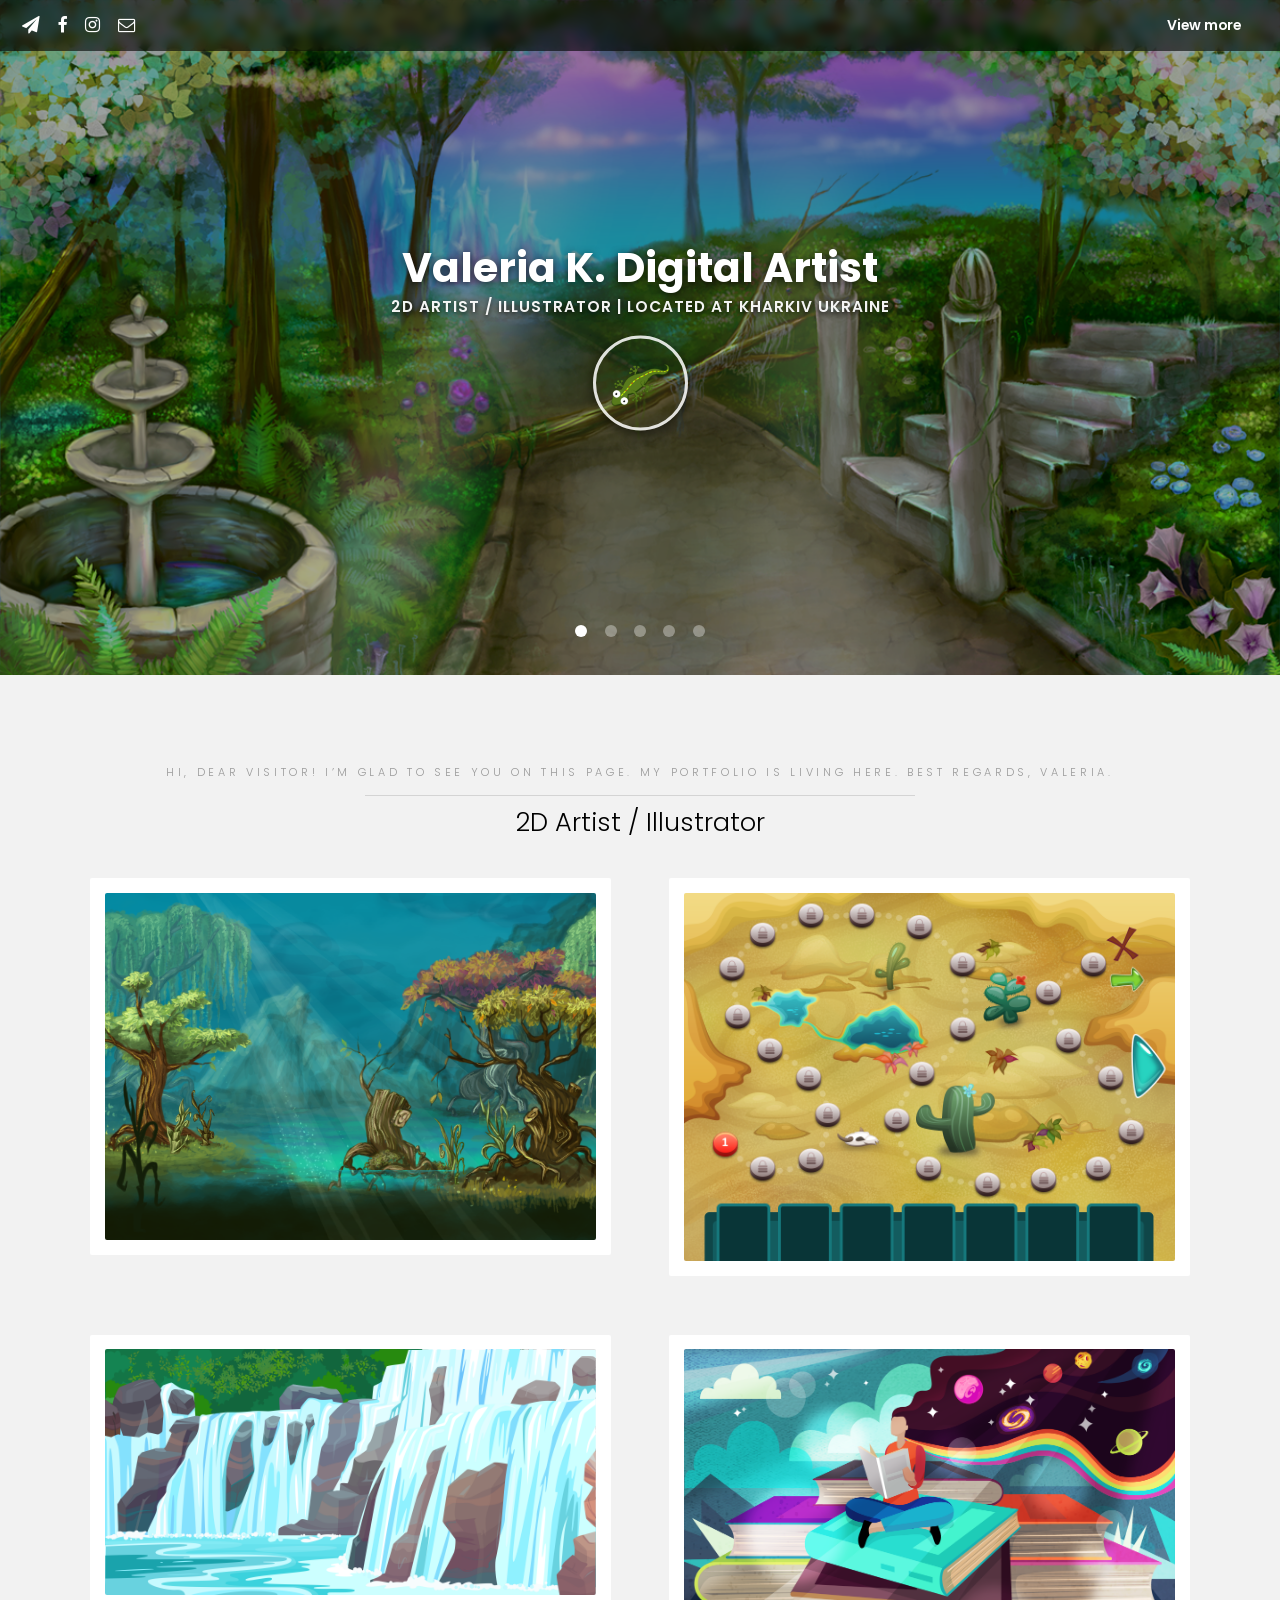
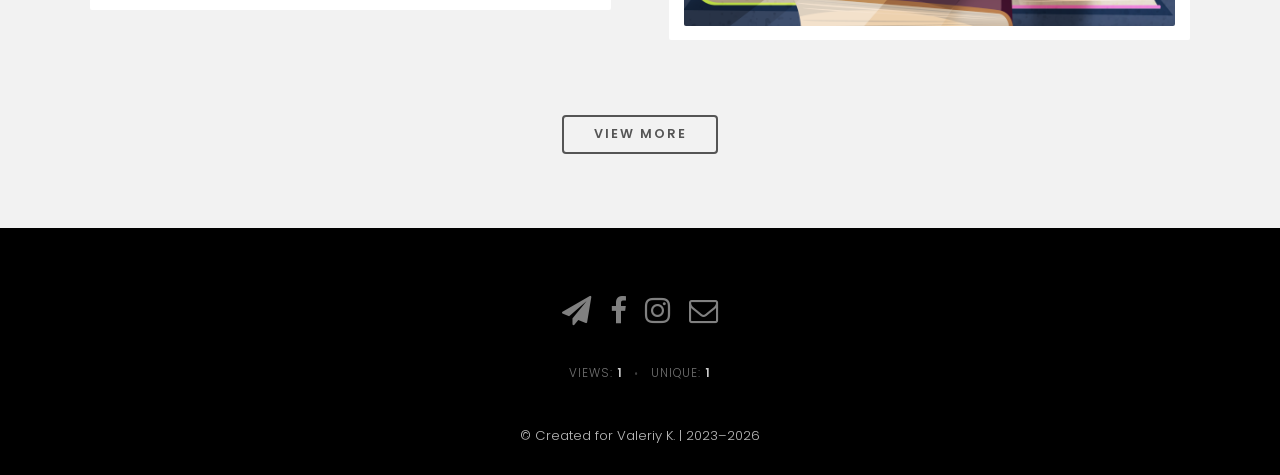
<file: index.html>
<!DOCTYPE HTML>
<!--
    Hielo by TEMPLATED
    templated.co @templatedco
    Released for free under the Creative Commons Attribution 3.0 license (templated.co/license)
-->
<html>
<head>
    <title>Valeria K. Digital Artist</title>
    <meta charset="utf-8">
    <meta name="robots" content="index, follow, max-image-preview:large, max-snippet:-1, max-video-preview:-1">
    <meta name="viewport" content="width=device-width, initial-scale=1">
    
    <!-- Фавикон -->
    <link rel="icon" type="image/x-icon" href="favicon.ico">
    
    <!-- Подключение CSS файлов -->
    <link rel="stylesheet" href="assets/css/main.css">
    <link rel="stylesheet" href="assets/css/custom.css">

    <!-- CSS библиотеки Fancybox для увеличения картинок -->
    <link rel="stylesheet" href="https://cdn.jsdelivr.net/npm/@fancyapps/ui@5.0/dist/fancybox/fancybox.css" />
</head>
<body>

    <!-- Header -->
        <header id="header" class="alt">
            <!-- Иконки соцсетей слева -->
            <ul class="header-socials">
                <li><a href="https://t.me/edberrot" target="_blank" rel="noopener noreferrer" class="icon fa-paper-plane"><span class="label">Telegram</span></a></li>
                <li><a href="https://www.facebook.com/people/%D0%92%D0%B0%D0%BB%D0%B5%D1%80%D0%B8%D1%8F-%D0%9A%D1%83%D0%B7%D1%8C%D0%BC%D0%B8%D0%BD%D1%81%D0%BA%D0%B0%D1%8F/pfbid0pXDk7a8bsMSmAfDk1e4Dm78aVTQTT69D58wuwoewN7Ts186sJwYt1mhaVX1PuV2Gl/" target="_blank" rel="noopener noreferrer" class="icon fa-facebook"><span class="label">Facebook</span></a></li>
                <li><a href="https://www.instagram.com/edberrot/" target="_blank" rel="noopener noreferrer" class="icon fa-instagram"><span class="label">Instagram</span></a></li>
                <li><a href="mailto:eedberrot@gmail.com" target="_blank" rel="noopener noreferrer" class="icon fa-envelope-o"><span class="label">Email</span></a></li>
            </ul>
            <!-- Прямая ссылка View more справа -->
            <a href="all.html" class="view-all-link">View more</a>
        </header>

    <!-- Banner -->
        <section class="banner full">
            
            <!-- СЛАЙД 1 -->
            <article>
                <img src="images/slide01.png" alt="" width="1440" height="961">
                <div class="inner">
                    <header>
                        <h1 class="main-title">Valeria K. Digital Artist</h1>
                        <p class="main-subtitle">2D Artist / Illustrator | Located at Kharkiv Ukraine</p>
                        <img src="images/profile.png" alt="Valeria K." class="carousel-profile-img">
                    </header>
                </div>
            </article>

            <!-- СЛАЙД 2 -->
            <article>
                <img src="images/slide02.png" alt="" width="1440" height="961">
                <div class="inner">
                    <header>
                        <h1 class="main-title">Valeria K. Digital Artist</h1>
                        <p class="main-subtitle">2D Artist / Illustrator | Located at Kharkiv Ukraine</p>
                        <img src="images/profile.png" alt="Valeria K." class="carousel-profile-img">
                    </header>
                </div>
            </article>

            <!-- СЛАЙД 3 -->
            <article>
                <img src="images/slide03.jpg" alt="" width="1440" height="962">
                <div class="inner">
                    <header>
                        <h1 class="main-title">Valeria K. Digital Artist</h1>
                        <p class="main-subtitle">2D Artist / Illustrator | Located at Kharkiv Ukraine</p>
                        <img src="images/profile.png" alt="Valeria K." class="carousel-profile-img">
                    </header>
                </div>
            </article>

            <!-- СЛАЙД 4 -->
            <article>
                <img src="images/slide04.png" alt="" width="1440" height="961">
                <div class="inner">
                    <header>
                        <h1 class="main-title">Valeria K. Digital Artist</h1>
                        <p class="main-subtitle">2D Artist / Illustrator | Located at Kharkiv Ukraine</p>
                        <img src="images/profile.png" alt="Valeria K." class="carousel-profile-img">
                    </header>
                </div>
            </article>

            <!-- СЛАЙД 5 -->
            <article>
                <img src="images/slide05.jpg" alt="" width="1440" height="962">
                <div class="inner">
                    <header>
                        <h1 class="main-title">Valeria K. Digital Artist</h1>
                        <p class="main-subtitle">2D Artist / Illustrator | Located at Kharkiv Ukraine</p>
                        <img src="images/profile.png" alt="Valeria K." class="carousel-profile-img">
                    </header>
                </div>
            </article>
            
        </section>

    <!-- Gallery -->
        <section id="three" class="wrapper style2">
            <div class="inner">
                <header class="align-center">
                    <p class="special">Hi, dear visitor! I’m glad to see you on this page. My portfolio is living here. Best regards, Valeria.</p>
                    <h2>2D Artist / Illustrator</h2>
                </header>
                <div class="gallery">
                    <div>
                        <div class="image fit">
                            <a href="images/1001.png" data-fancybox="gallery">
                                <img src="images/1001.png" alt="Work 1001" loading="lazy">
                            </a>
                        </div>
                    </div>
                    <div>
                        <div class="image fit">
                            <a href="images/1002.png" data-fancybox="gallery">
                                <img src="images/1002.png" alt="Work 1002" loading="lazy">
                            </a>
                        </div>
                    </div>
                    <div>
                        <div class="image fit">
                            <a href="images/1003.png" data-fancybox="gallery">
                                <img src="images/1003.png" alt="Work 1003" loading="lazy">
                            </a>
                        </div>
                    </div>
                    <div>
                        <div class="image fit">
                            <a href="images/1004.png" data-fancybox="gallery">
                                <img src="images/1004.png" alt="Work 1004" loading="lazy">
                            </a>
                        </div>
                    </div>
                </div>

                <!-- КНОПКА VIEW MORE ВНИЗУ ГАЛЕРЕИ -->
                <a href="all.html" class="view-all-link bottom">View more</a>

            </div>
        </section>

    <!-- Footer -->
        <footer id="footer">
            <div class="container">
                <ul class="icons">
                    <!-- Telegram -->
                    <li><a href="https://t.me/edberrot" target="_blank" rel="noopener noreferrer" class="icon fa-paper-plane"><span class="label">Telegram</span></a></li>
                    <!-- Facebook -->
                    <li><a href="https://www.facebook.com/people/%D0%92%D0%B0%D0%BB%D0%B5%D1%80%D0%B8%D1%8F-%D0%9A%D1%83%D0%B7%D1%8C%D0%BC%D0%B8%D0%BD%D1%81%D0%BA%D0%B0%D1%8F/pfbid0pXDk7a8bsMSmAfDk1e4Dm78aVTQTT69D58wuwoewN7Ts186sJwYt1mhaVX1PuV2Gl/" target="_blank" rel="noopener noreferrer" class="icon fa-facebook"><span class="label">Facebook</span></a></li>
                    <!-- Instagram -->
                    <li><a href="https://www.instagram.com/edberrot/" target="_blank" rel="noopener noreferrer" class="icon fa-instagram"><span class="label">Instagram</span></a></li>
                    <!-- Email -->
                    <li><a href="mailto:eedberrot@gmail.com" target="_blank" rel="noopener noreferrer" class="icon fa-envelope-o"><span class="label">Email</span></a></li>
                </ul>

                <!-- МИНИМАЛИСТИЧНЫЙ БЛОК СЧЕТЧИКОВ -->
                <div class="site-stats">
                    <span class="stat-item">Views: <strong id="total-views">...</strong></span>
                    <span class="stat-divider">•</span>
                    <span class="stat-item">Unique: <strong id="unique-views">...</strong></span>
                </div>
            </div>
        </footer>
        <div class="copyright">
            © Created for Valeriy K. | 2023–<span id="current-year"></span>
            <script>
              document.getElementById("current-year").textContent = new Date().getFullYear();
            </script>
        </div>

    <!-- Scripts -->
        <script src="assets/js/jquery.min.js"></script>
        <script src="assets/js/jquery.scrollex.min.js"></script>
        <script src="assets/js/skel.min.js"></script>
        <script src="assets/js/util.js"></script>
        <script src="assets/js/main.js"></script>

    <!-- Скрипт Fancybox -->
    <script src="https://cdn.jsdelivr.net/npm/@fancyapps/ui@5.0/dist/fancybox/fancybox.umd.js"></script>
    <script>
        Fancybox.bind('[data-fancybox="gallery"]', {
            wheel: "slide",
        });
    </script>

    <!-- Скрипт подсчета просмотров -->
    <script>
        document.addEventListener("DOMContentLoaded", function () {
            const domain = window.location.hostname || "valeria-art-portfolio";
            
            // 1. Общие просмотры
            fetch(`https://api.countapi.xyz/hit/${domain}/all_views`)
                .then(res => res.json())
                .then(data => {
                    document.getElementById("total-views").innerText = data.value;
                })
                .catch(() => { document.getElementById("total-views").innerText = "1"; });

            // 2. Уникальные посетители
            if (!localStorage.getItem("visited_unique")) {
                fetch(`https://api.countapi.xyz/hit/${domain}/unique_views`)
                    .then(res => res.json())
                    .then(data => {
                        document.getElementById("unique-views").innerText = data.value;
                        localStorage.setItem("visited_unique", "true");
                    })
                    .catch(() => { document.getElementById("unique-views").innerText = "1"; });
            } else {
                fetch(`https://api.countapi.xyz/get/${domain}/unique_views`)
                    .then(res => res.json())
                    .then(data => {
                        document.getElementById("unique-views").innerText = data.value;
                    })
                    .catch(() => { document.getElementById("unique-views").innerText = "1"; });
            }
        });
    </script>
</body>
</html>
</file>
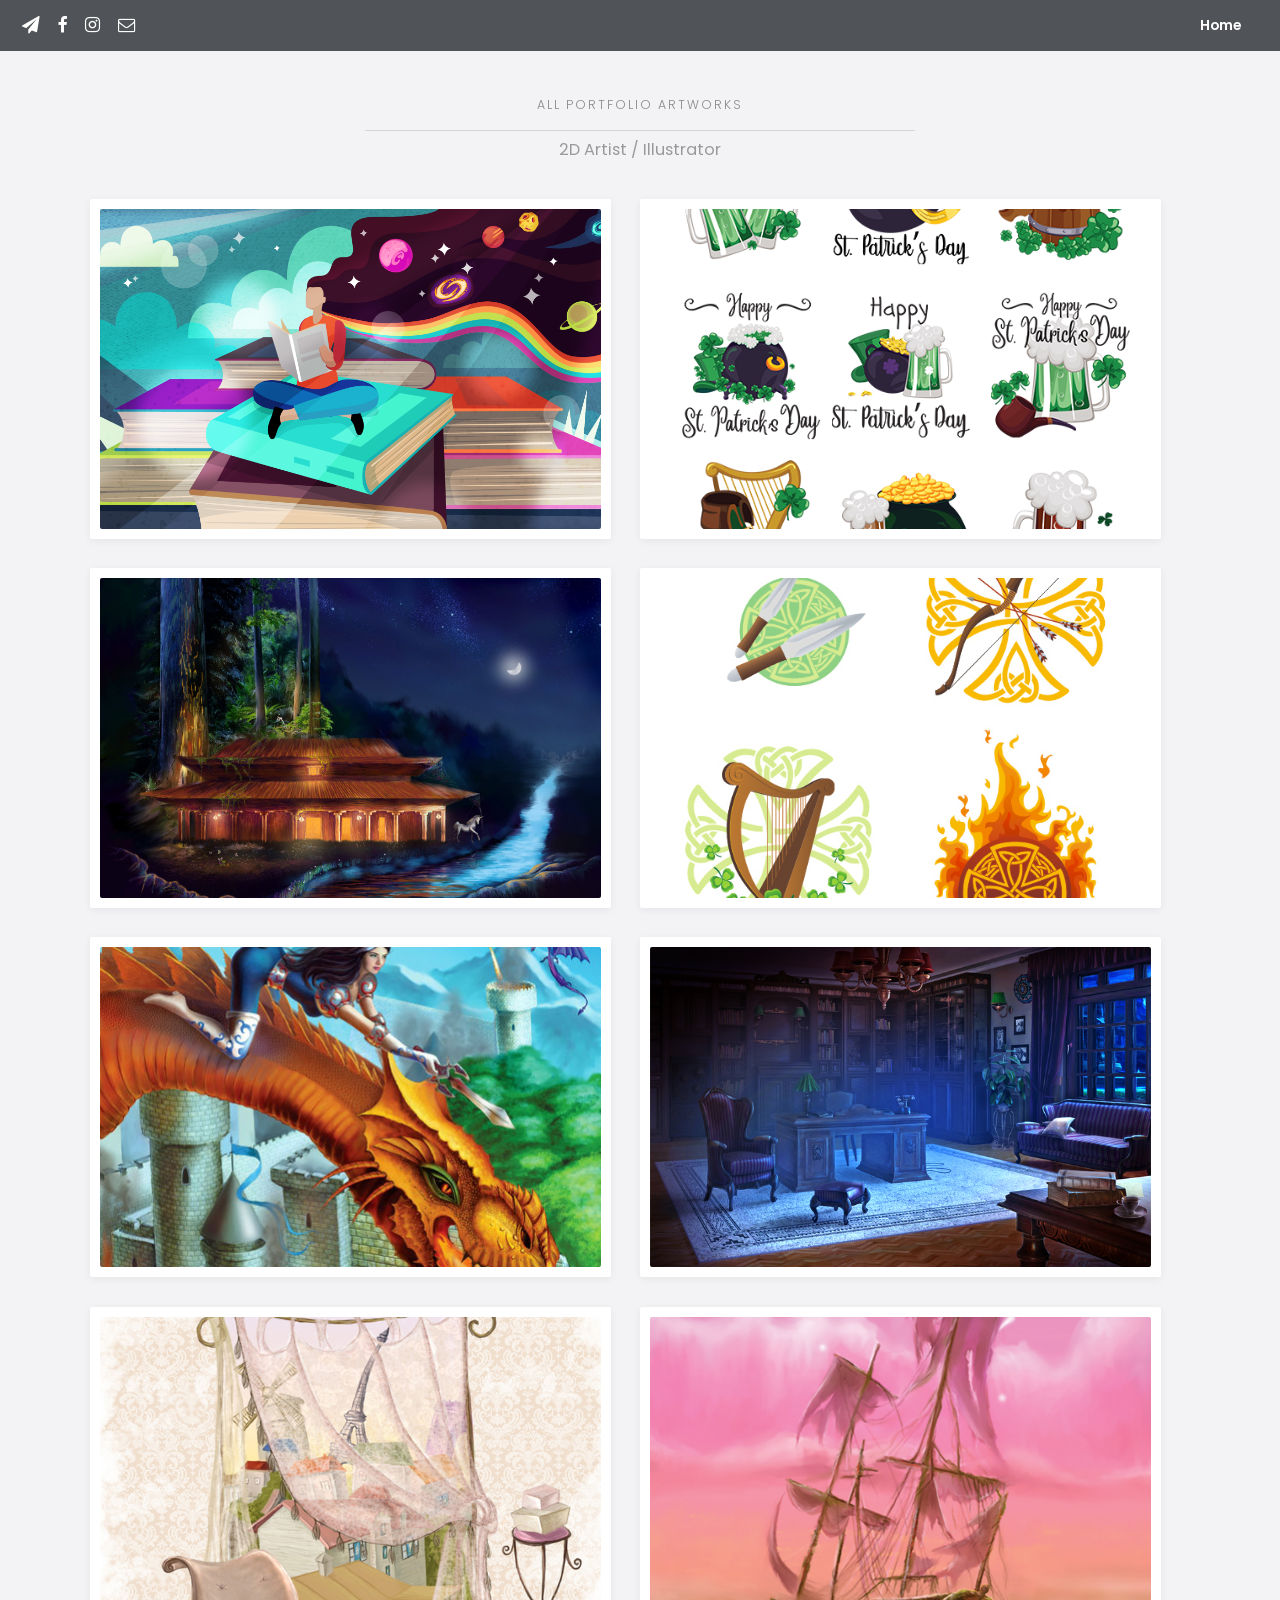
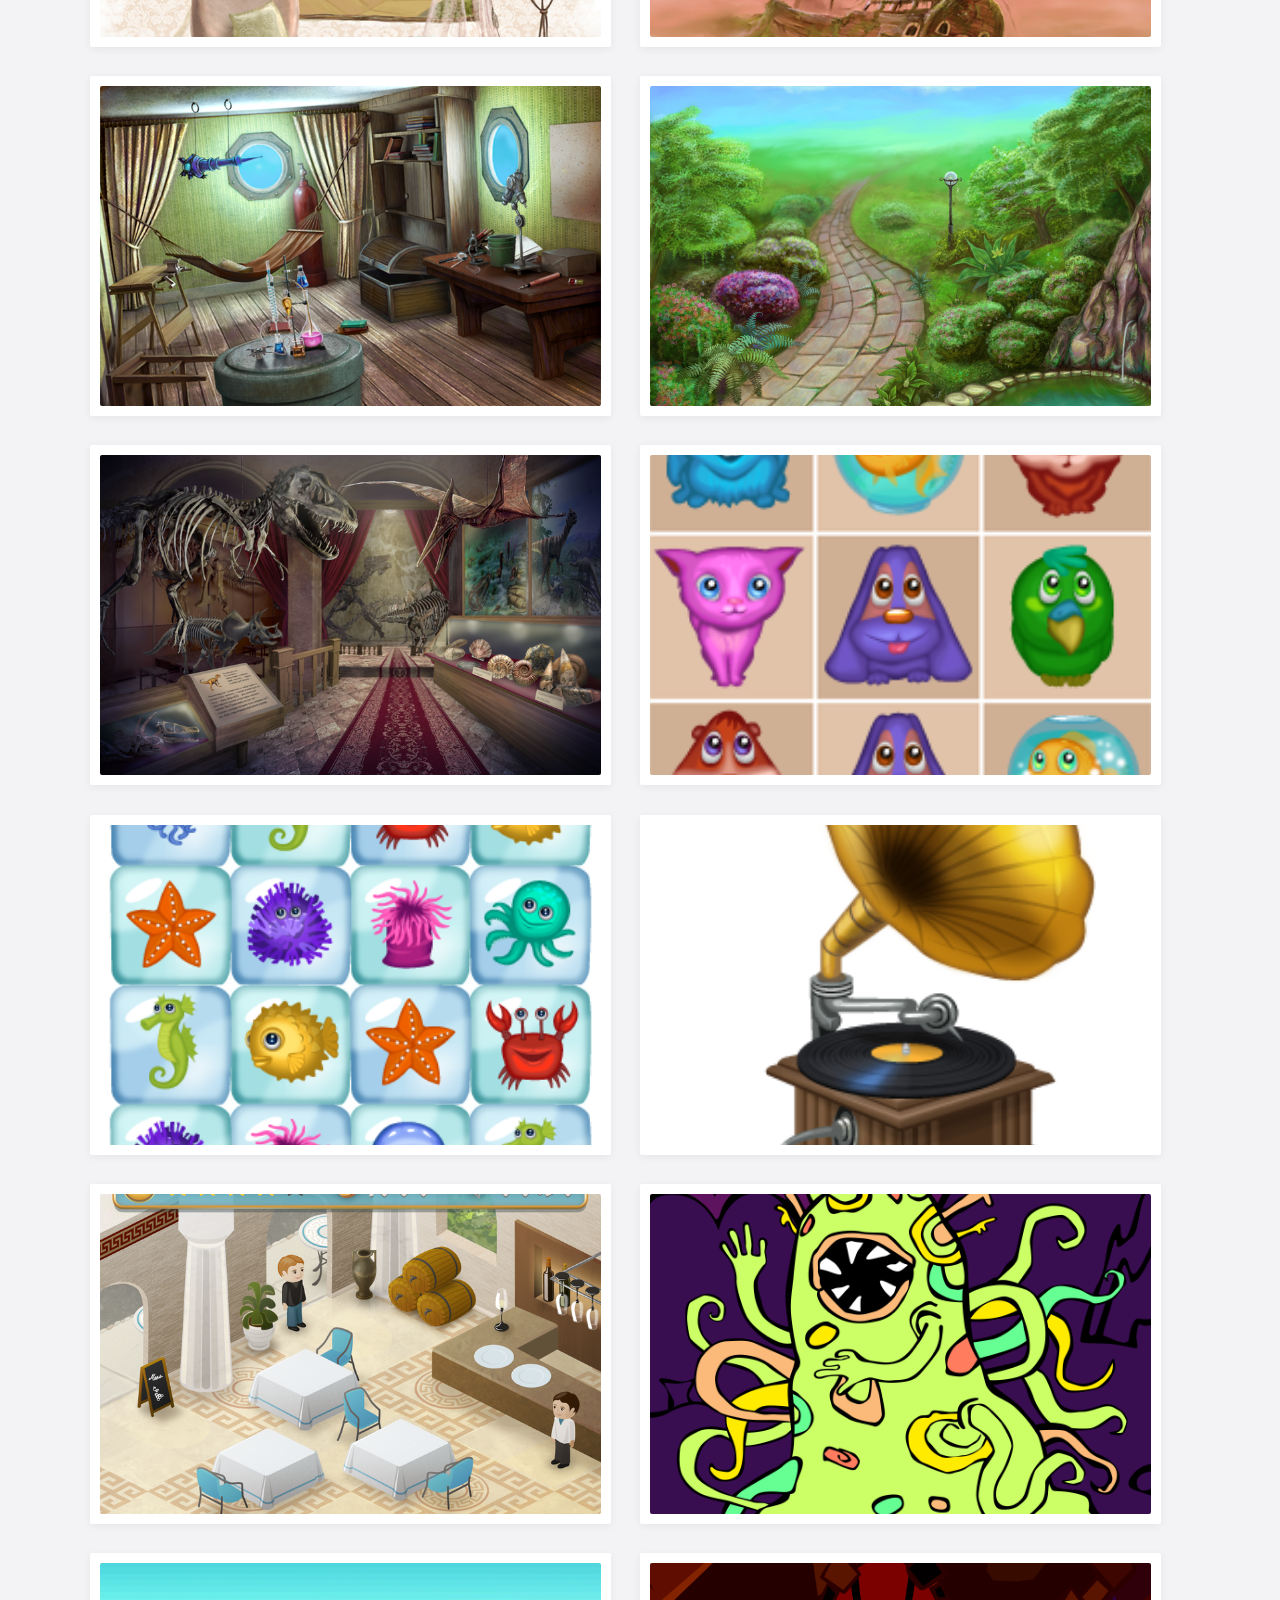
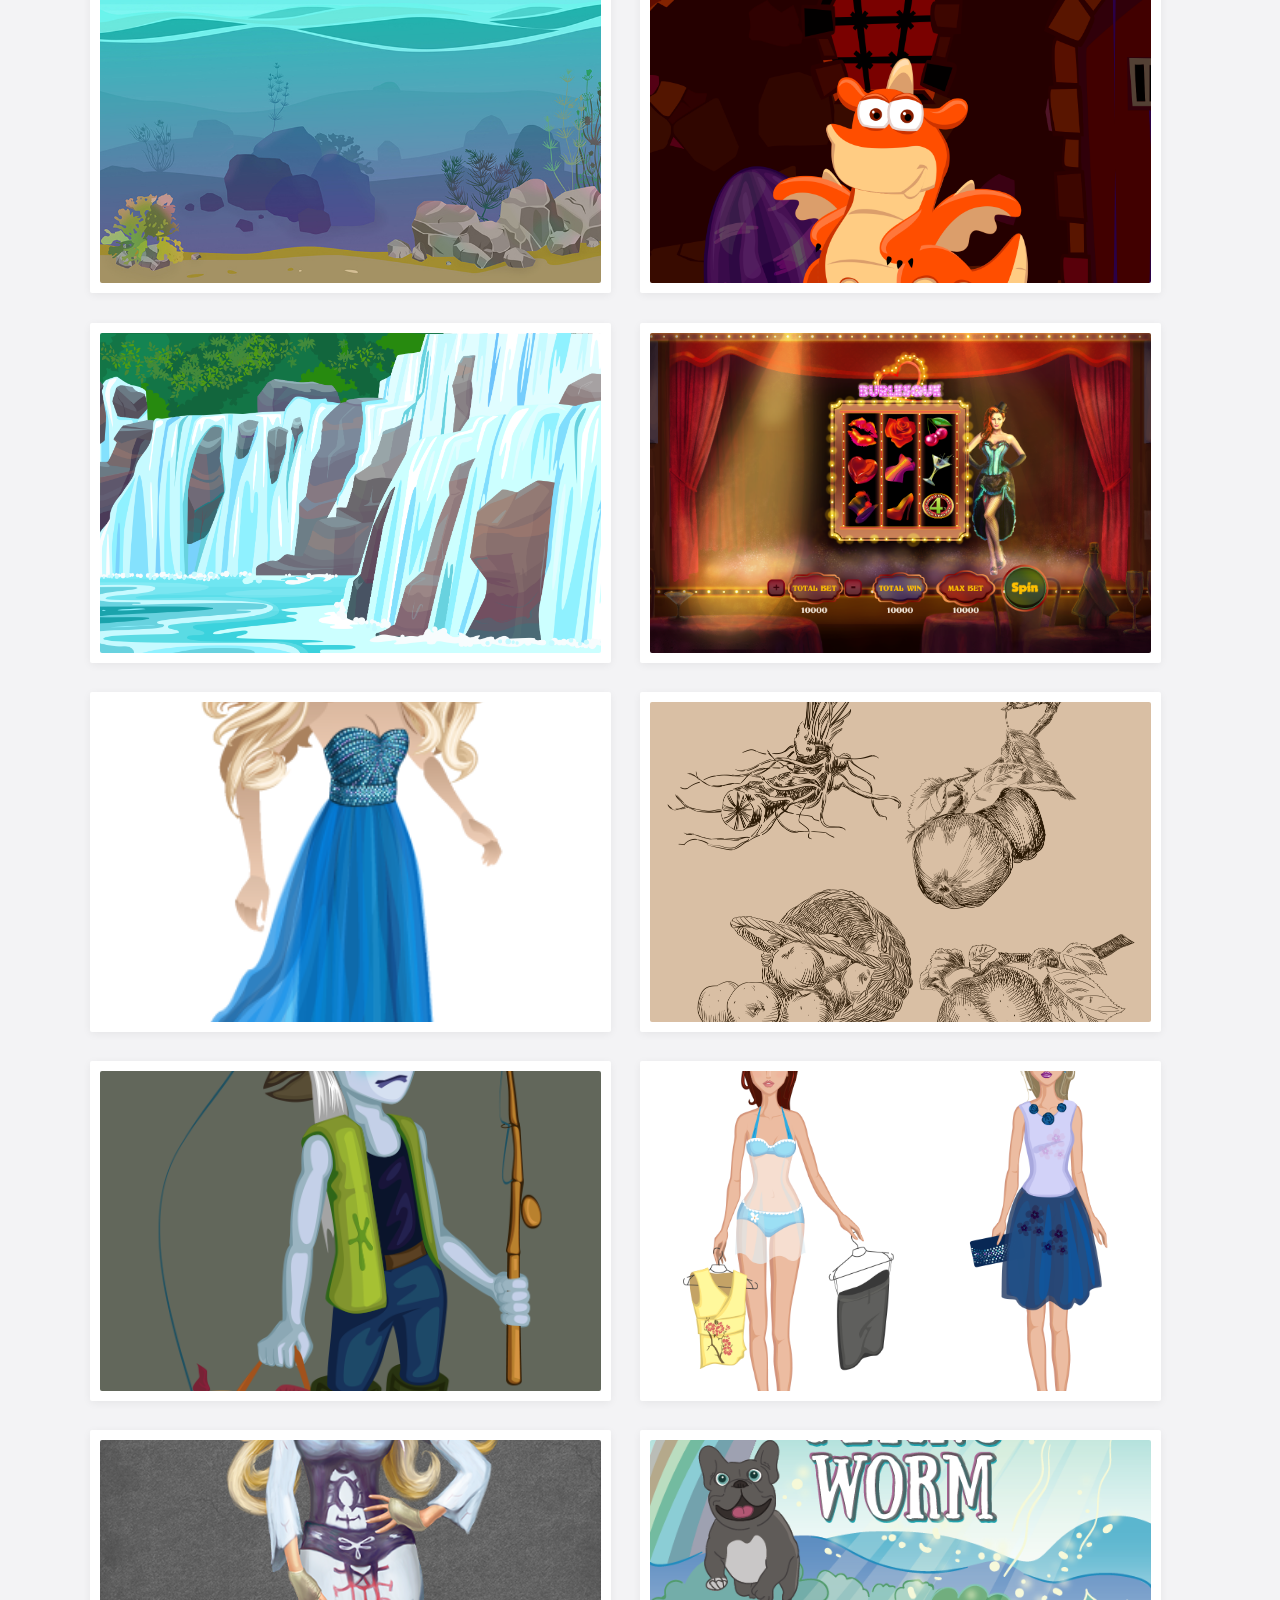
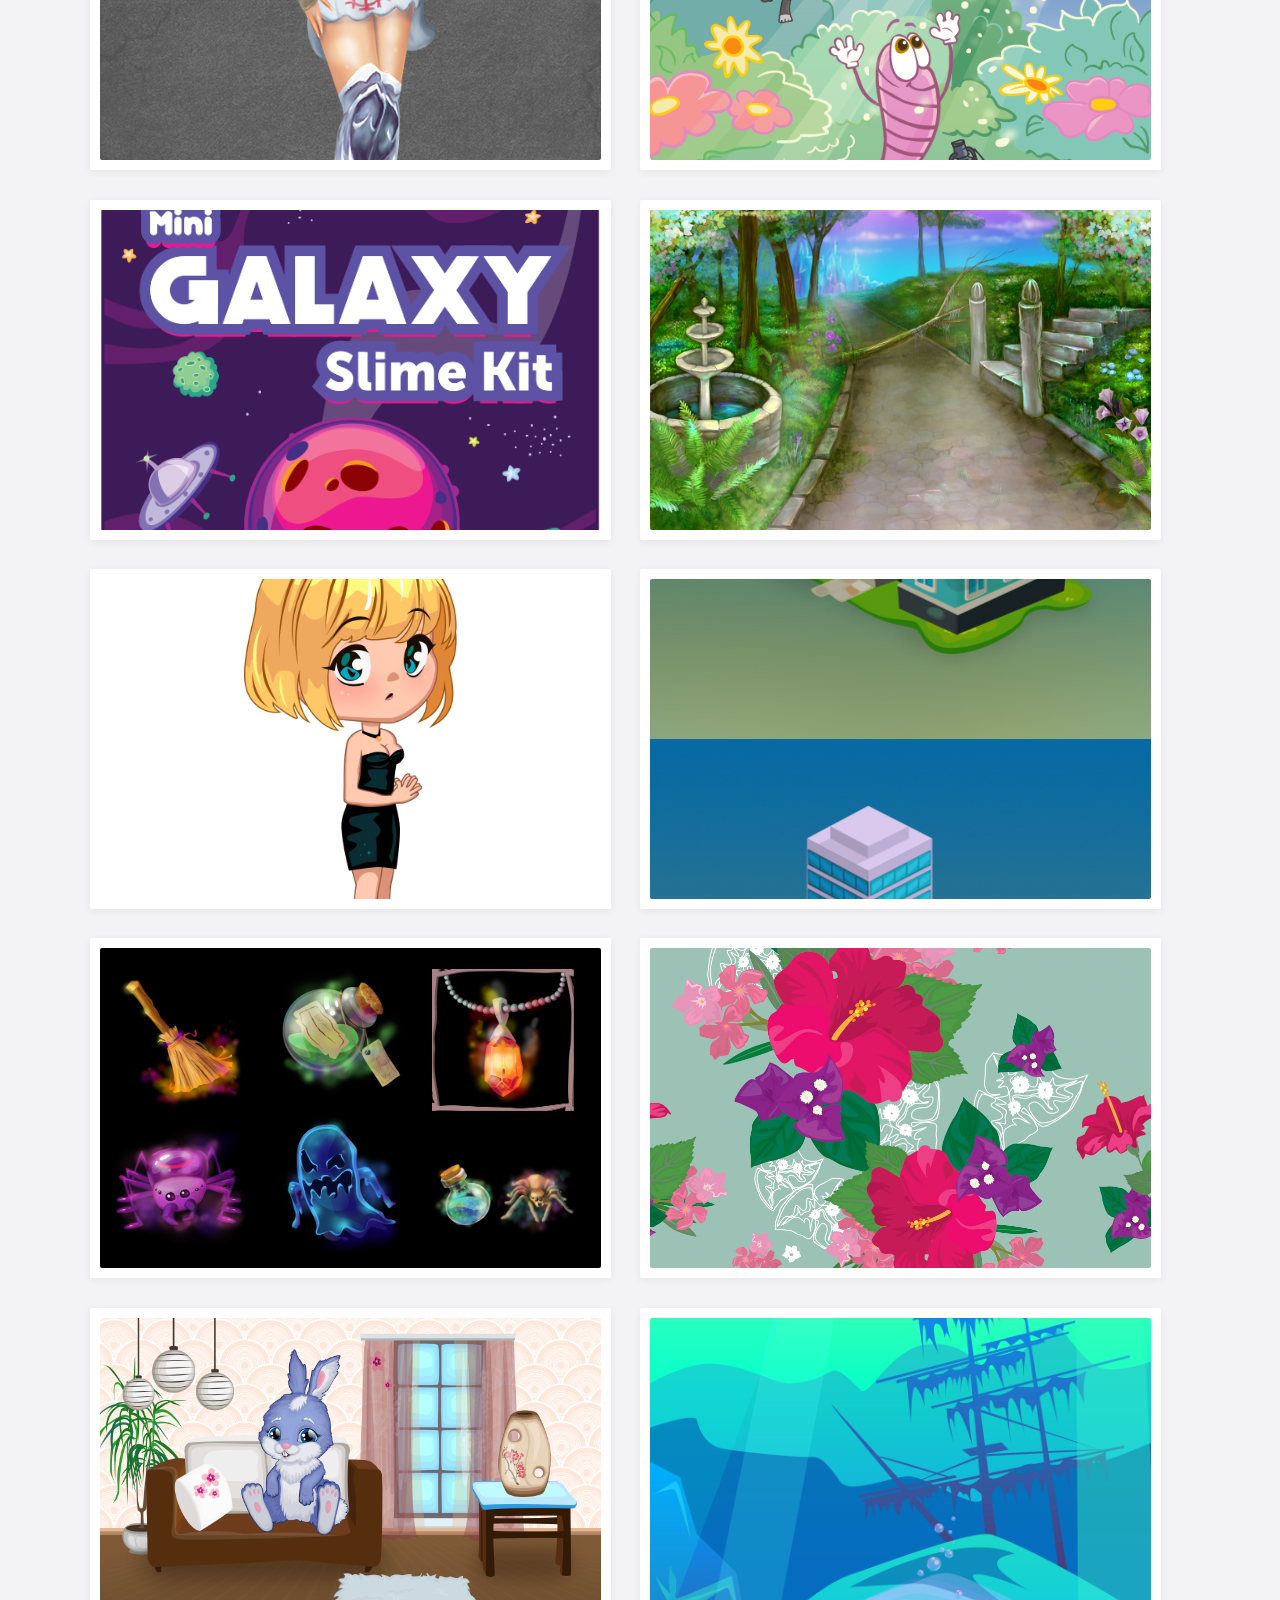
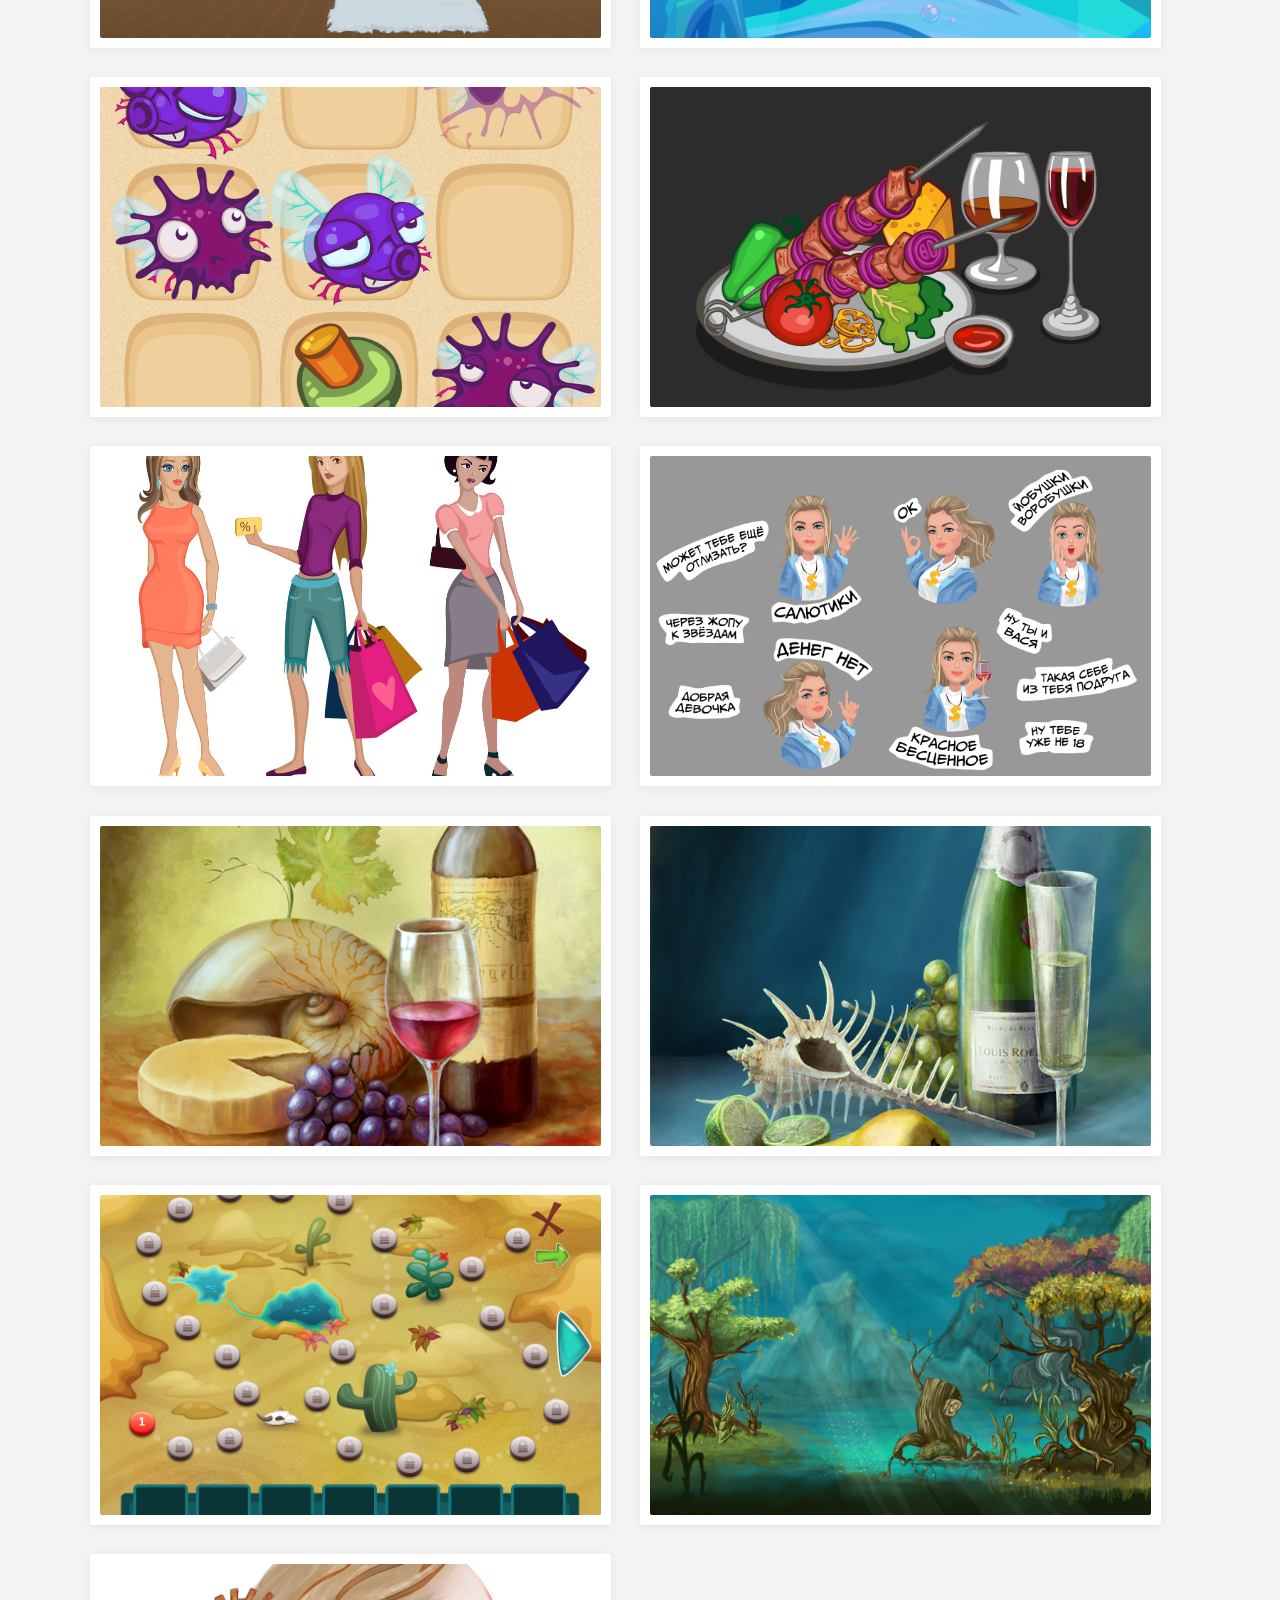
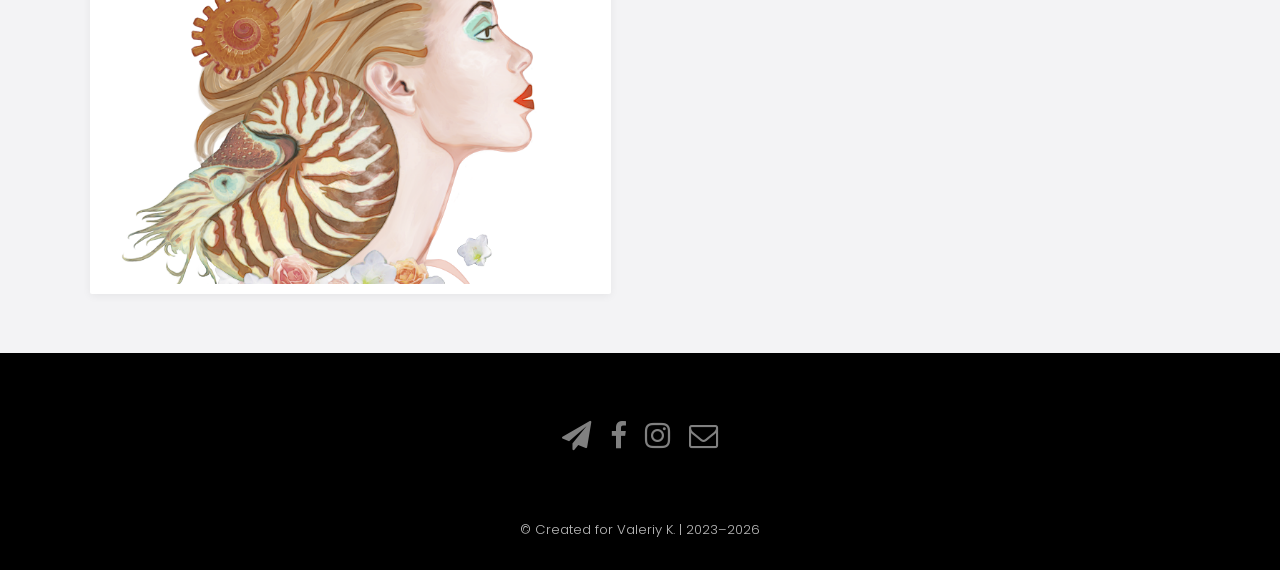
<file: all.html>
<!DOCTYPE HTML>
<!--
    Hielo by TEMPLATED
    templated.co @templatedco
    Released for free under the Creative Commons Attribution 3.0 license (templated.co/license)
-->
<html>
<head>
    <title>All Artworks - Valeria K.</title>
    <meta charset="utf-8">
    <meta name="robots" content="index, follow, max-image-preview:large, max-snippet:-1, max-video-preview:-1">
    <meta name="viewport" content="width=device-width, initial-scale=1">
    
    <!-- Фавикон -->
    <link rel="icon" type="image/x-icon" href="favicon.ico">
    
    <!-- Подключение CSS файлов -->
    <link rel="stylesheet" href="assets/css/main.css">
    <link rel="stylesheet" href="assets/css/custom1.css">

    <!-- CSS Fancybox для полноэкранного просмотра -->
    <link rel="stylesheet" href="https://cdn.jsdelivr.net/npm/@fancyapps/ui@5.0/dist/fancybox/fancybox.css" />
</head>
<body class="all-page">

    <!-- Header -->
    <header id="header">
        <!-- Иконки соцсетей слева -->
        <ul class="header-socials">
            <li><a href="https://t.me/edberrot" target="_blank" rel="noopener noreferrer" class="icon fa-paper-plane"><span class="label">Telegram</span></a></li>
            <li><a href="https://www.facebook.com/people/%D0%92%D0%B0%D0%BB%D0%B5%D1%80%D0%B8%D1%8F-%D0%9A%D1%83%D0%B7%D1%8C%D0%BC%D0%B8%D0%BD%D1%81%D0%BA%D0%B0%D1%8F/pfbid0pXDk7a8bsMSmAfDk1e4Dm78aVTQTT69D58wuwoewN7Ts186sJwYt1mhaVX1PuV2Gl/" target="_blank" rel="noopener noreferrer" class="icon fa-facebook"><span class="label">Facebook</span></a></li>
            <li><a href="https://www.instagram.com/edberrot/" target="_blank" rel="noopener noreferrer" class="icon fa-instagram"><span class="label">Instagram</span></a></li>
            <li><a href="mailto:eedberrot@gmail.com" target="_blank" rel="noopener noreferrer" class="icon fa-envelope-o"><span class="label">Email</span></a></li>
        </ul>
        <!-- Ссылка на главную страницу -->
        <a href="index.html" class="view-all-link">Home</a>
    </header>

    <!-- Main Content / Gallery -->
    <section id="three" class="wrapper style2">
        <div class="inner">
            <header class="align-center">
                <p class="special">ALL PORTFOLIO ARTWORKS</p>
                <h2>2D Artist / Illustrator</h2>
            </header>

            <div class="gallery">
    <div><div class="image fit"><a href="images/2001.png" data-fancybox="gallery"><img src="images/2001.png" alt="Work 2001" loading="lazy"></a></div></div>
    <div><div class="image fit"><a href="images/2002.png" data-fancybox="gallery"><img src="images/2002.png" alt="Work 2002" loading="lazy"></a></div></div>
    <div><div class="image fit"><a href="images/2003.jpg" data-fancybox="gallery"><img src="images/2003.jpg" alt="Work 2003" loading="lazy"></a></div></div>
    <div><div class="image fit"><a href="images/2004.jpg" data-fancybox="gallery"><img src="images/2004.jpg" alt="Work 2004" loading="lazy"></a></div></div>
    <div><div class="image fit"><a href="images/2005.jpg" data-fancybox="gallery"><img src="images/2005.jpg" alt="Work 2005" loading="lazy"></a></div></div>
    <div><div class="image fit"><a href="images/2006.jpg" data-fancybox="gallery"><img src="images/2006.jpg" alt="Work 2006" loading="lazy"></a></div></div>
    <div><div class="image fit"><a href="images/2007.jpg" data-fancybox="gallery"><img src="images/2007.jpg" alt="Work 2007" loading="lazy"></a></div></div>
    <div><div class="image fit"><a href="images/2008.jpg" data-fancybox="gallery"><img src="images/2008.jpg" alt="Work 2008" loading="lazy"></a></div></div>
    <div><div class="image fit"><a href="images/2009.png" data-fancybox="gallery"><img src="images/2009.png" alt="Work 2009" loading="lazy"></a></div></div>
    <div><div class="image fit"><a href="images/2010.png" data-fancybox="gallery"><img src="images/2010.png" alt="Work 2010" loading="lazy"></a></div></div>
    <div><div class="image fit"><a href="images/2011.png" data-fancybox="gallery"><img src="images/2011.png" alt="Work 2011" loading="lazy"></a></div></div>
    <div><div class="image fit"><a href="images/2012.png" data-fancybox="gallery"><img src="images/2012.png" alt="Work 2012" loading="lazy"></a></div></div>
    <div><div class="image fit"><a href="images/2013.png" data-fancybox="gallery"><img src="images/2013.png" alt="Work 2013" loading="lazy"></a></div></div>
    <div><div class="image fit"><a href="images/2014.png" data-fancybox="gallery"><img src="images/2014.png" alt="Work 2014" loading="lazy"></a></div></div>
    <div><div class="image fit"><a href="images/2015.png" data-fancybox="gallery"><img src="images/2015.png" alt="Work 2015" loading="lazy"></a></div></div>
    <div><div class="image fit"><a href="images/2016.png" data-fancybox="gallery"><img src="images/2016.png" alt="Work 2016" loading="lazy"></a></div></div>
    <div><div class="image fit"><a href="images/2017.jpg" data-fancybox="gallery"><img src="images/2017.jpg" alt="Work 2017" loading="lazy"></a></div></div>
    <div><div class="image fit"><a href="images/2018.png" data-fancybox="gallery"><img src="images/2018.png" alt="Work 2018" loading="lazy"></a></div></div>
    <div><div class="image fit"><a href="images/2019.png" data-fancybox="gallery"><img src="images/2019.png" alt="Work 2019" loading="lazy"></a></div></div>
    <div><div class="image fit"><a href="images/2020.png" data-fancybox="gallery"><img src="images/2020.png" alt="Work 2020" loading="lazy"></a></div></div>
    <div><div class="image fit"><a href="images/2021.png" data-fancybox="gallery"><img src="images/2021.png" alt="Work 2021" loading="lazy"></a></div></div>
    <div><div class="image fit"><a href="images/2022.png" data-fancybox="gallery"><img src="images/2022.png" alt="Work 2022" loading="lazy"></a></div></div>
    <div><div class="image fit"><a href="images/2023.png" data-fancybox="gallery"><img src="images/2023.png" alt="Work 2023" loading="lazy"></a></div></div>
    <div><div class="image fit"><a href="images/2024.png" data-fancybox="gallery"><img src="images/2024.png" alt="Work 2024" loading="lazy"></a></div></div>
    <div><div class="image fit"><a href="images/2025.png" data-fancybox="gallery"><img src="images/2025.png" alt="Work 2025" loading="lazy"></a></div></div>
    <div><div class="image fit"><a href="images/2026.png" data-fancybox="gallery"><img src="images/2026.png" alt="Work 2026" loading="lazy"></a></div></div>
    <div><div class="image fit"><a href="images/2027.png" data-fancybox="gallery"><img src="images/2027.png" alt="Work 2027" loading="lazy"></a></div></div>
    <div><div class="image fit"><a href="images/2028.png" data-fancybox="gallery"><img src="images/2028.png" alt="Work 2028" loading="lazy"></a></div></div>
    <div><div class="image fit"><a href="images/2029.png" data-fancybox="gallery"><img src="images/2029.png" alt="Work 2029" loading="lazy"></a></div></div>
    <div><div class="image fit"><a href="images/2030.jpg" data-fancybox="gallery"><img src="images/2030.jpg" alt="Work 2030" loading="lazy"></a></div></div>
    <div><div class="image fit"><a href="images/2031.png" data-fancybox="gallery"><img src="images/2031.png" alt="Work 2031" loading="lazy"></a></div></div>
    <div><div class="image fit"><a href="images/2032.png" data-fancybox="gallery"><img src="images/2032.png" alt="Work 2032" loading="lazy"></a></div></div>
    <div><div class="image fit"><a href="images/2033.png" data-fancybox="gallery"><img src="images/2033.png" alt="Work 2033" loading="lazy"></a></div></div>
    <div><div class="image fit"><a href="images/2034.png" data-fancybox="gallery"><img src="images/2034.png" alt="Work 2034" loading="lazy"></a></div></div>
    <div><div class="image fit"><a href="images/2035.png" data-fancybox="gallery"><img src="images/2035.png" alt="Work 2035" loading="lazy"></a></div></div>
    <div><div class="image fit"><a href="images/2036.png" data-fancybox="gallery"><img src="images/2036.png" alt="Work 2036" loading="lazy"></a></div></div>
    <div><div class="image fit"><a href="images/2037.png" data-fancybox="gallery"><img src="images/2037.png" alt="Work 2037" loading="lazy"></a></div></div>
    <div><div class="image fit"><a href="images/2038.jpg" data-fancybox="gallery"><img src="images/2038.jpg" alt="Work 2038" loading="lazy"></a></div></div>
    <div><div class="image fit"><a href="images/2039.png" data-fancybox="gallery"><img src="images/2039.png" alt="Work 2039" loading="lazy"></a></div></div>
    <div><div class="image fit"><a href="images/2040.png" data-fancybox="gallery"><img src="images/2040.png" alt="Work 2040" loading="lazy"></a></div></div>
    <div><div class="image fit"><a href="images/2041.png" data-fancybox="gallery"><img src="images/2041.png" alt="Work 2041" loading="lazy"></a></div></div>
    <div><div class="image fit"><a href="images/2042.png" data-fancybox="gallery"><img src="images/2042.png" alt="Work 2042" loading="lazy"></a></div></div>
    <div><div class="image fit"><a href="images/2043.png" data-fancybox="gallery"><img src="images/2043.png" alt="Work 2043" loading="lazy"></a></div></div>
</div>

        </div>
    </section>

    <!-- Footer -->
    <footer id="footer">
        <div class="container">
            <ul class="icons">
                <li><a href="https://t.me/edberrot" target="_blank" rel="noopener noreferrer" class="icon fa-paper-plane"><span class="label">Telegram</span></a></li>
                <li><a href="https://www.facebook.com/people/%D0%92%D0%B0%D0%BB%D0%B5%D1%80%D0%B8%D1%8F-%D0%9A%D1%83%D0%B7%D1%8C%D0%BC%D0%B8%D0%BD%D1%81%D0%BA%D0%B0%D1%8F/pfbid0pXDk7a8bsMSmAfDk1e4Dm78aVTQTT69D58wuwoewN7Ts186sJwYt1mhaVX1PuV2Gl/" target="_blank" rel="noopener noreferrer" class="icon fa-facebook"><span class="label">Facebook</span></a></li>
                <li><a href="https://www.instagram.com/edberrot/" target="_blank" rel="noopener noreferrer" class="icon fa-instagram"><span class="label">Instagram</span></a></li>
                <li><a href="mailto:eedberrot@gmail.com" target="_blank" rel="noopener noreferrer" class="icon fa-envelope-o"><span class="label">Email</span></a></li>
            </ul>
        </div>
    </footer>
    <div class="copyright">
        © Created for Valeriy K. | 2023–<span id="current-year"></span>
        <script>
          document.getElementById("current-year").textContent = new Date().getFullYear();
        </script>
    </div>

    <!-- Scripts -->
    <script src="assets/js/jquery.min.js"></script>
    <script src="assets/js/jquery.scrollex.min.js"></script>
    <script src="assets/js/skel.min.js"></script>
    <script src="assets/js/util.js"></script>
    <script src="assets/js/main.js"></script>

    <!-- JS Fancybox -->
    <script src="https://cdn.jsdelivr.net/npm/@fancyapps/ui@5.0/dist/fancybox/fancybox.umd.js"></script>
    <script>
        Fancybox.bind('[data-fancybox="gallery"]', {
            wheel: "slide",
        });
    </script>
</body>
</html>
</file>
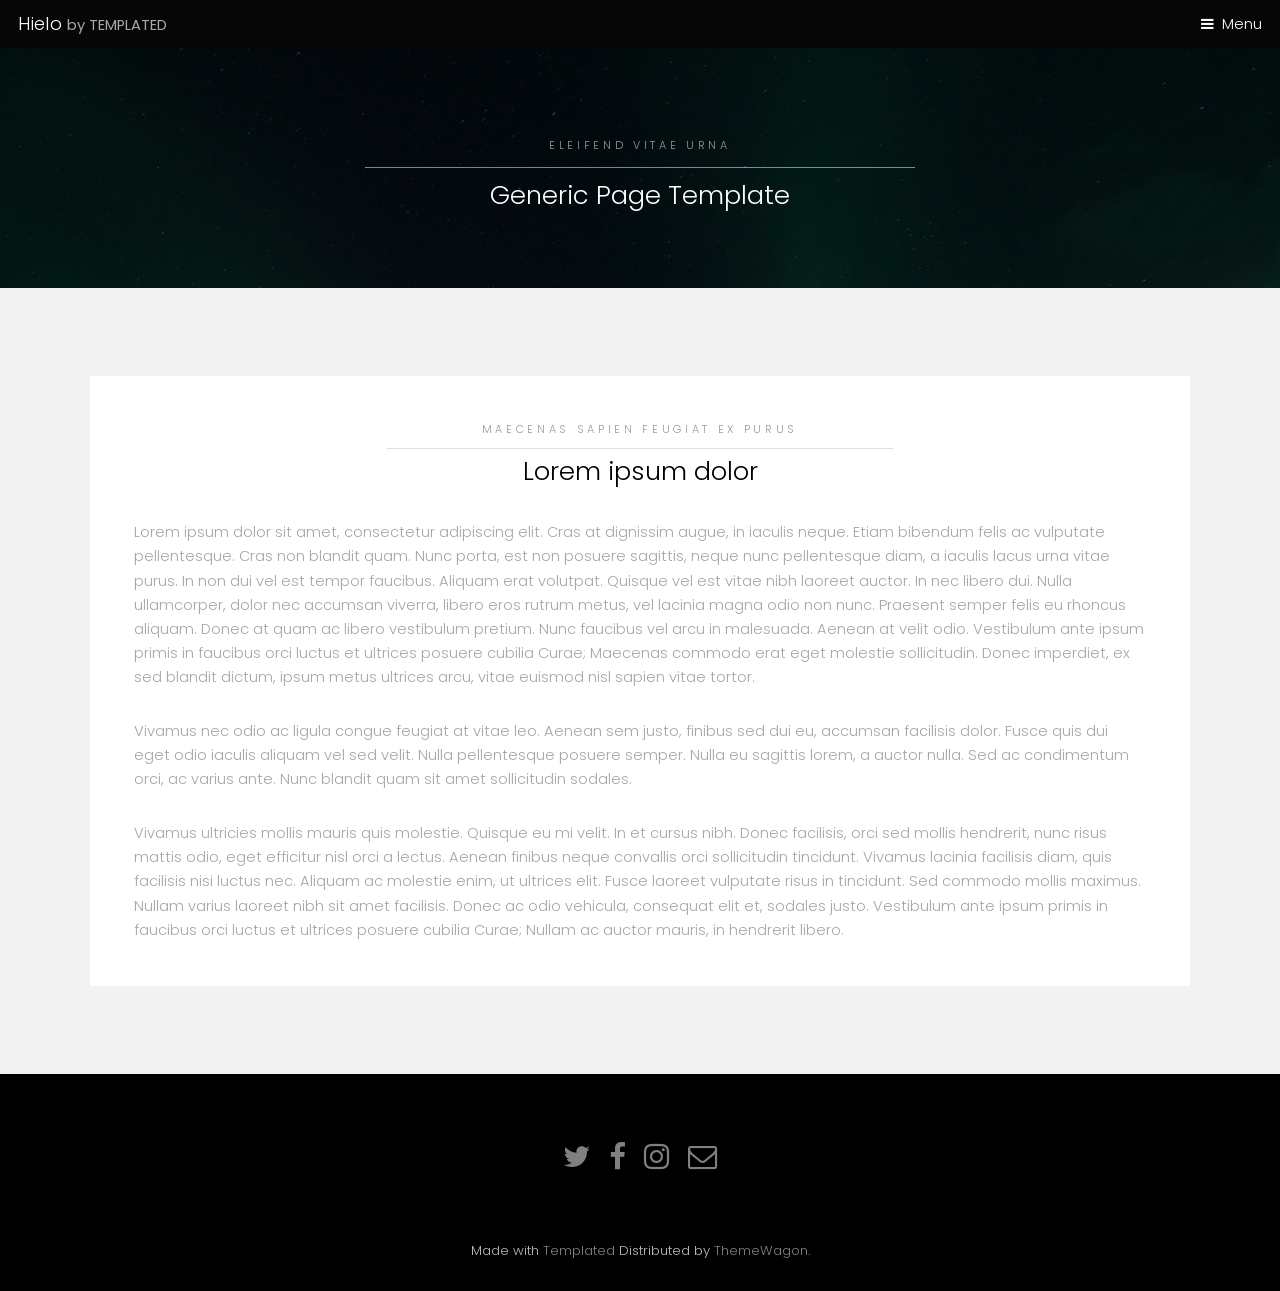
<file: generic.html>
<!DOCTYPE HTML>
<!--
	Hielo by TEMPLATED
	templated.co @templatedco
	Released for free under the Creative Commons Attribution 3.0 license (templated.co/license)
--><html><head><title>Hielo by TEMPLATED</title><meta charset="utf-8"><meta name="robots" content="index, follow, max-image-preview:large, max-snippet:-1, max-video-preview:-1"><meta name="viewport" content="width=device-width, initial-scale=1"><link rel="stylesheet" href="assets/css/main.css"></head><body class="subpage">

		<!-- Header -->
			<header id="header"><div class="logo"><a href="index.html">Hielo <span>by TEMPLATED</span></a></div>
				<a href="#menu">Menu</a>
			</header><!-- Nav --><nav id="menu"><ul class="links"><li><a href="index.html">Home</a></li>
					<li><a href="generic.html">Generic</a></li>
					<li><a href="elements.html">Elements</a></li>
				</ul></nav><!-- One --><section id="One" class="wrapper style3"><div class="inner">
					<header class="align-center"><p>Eleifend vitae urna</p>
						<h2>Generic Page Template</h2>
					</header></div>
			</section><!-- Two --><section id="two" class="wrapper style2"><div class="inner">
					<div class="box">
						<div class="content">
							<header class="align-center"><p>maecenas sapien feugiat ex purus</p>
								<h2>Lorem ipsum dolor</h2>
							</header><p>Lorem ipsum dolor sit amet, consectetur adipiscing elit. Cras at dignissim augue, in iaculis neque. Etiam bibendum felis ac vulputate pellentesque. Cras non blandit quam. Nunc porta, est non posuere sagittis, neque nunc pellentesque diam, a iaculis lacus urna vitae purus. In non dui vel est tempor faucibus. Aliquam erat volutpat. Quisque vel est vitae nibh laoreet auctor. In nec libero dui. Nulla ullamcorper, dolor nec accumsan viverra, libero eros rutrum metus, vel lacinia magna odio non nunc. Praesent semper felis eu rhoncus aliquam. Donec at quam ac libero vestibulum pretium. Nunc faucibus vel arcu in malesuada. Aenean at velit odio. Vestibulum ante ipsum primis in faucibus orci luctus et ultrices posuere cubilia Curae; Maecenas commodo erat eget molestie sollicitudin. Donec imperdiet, ex sed blandit dictum, ipsum metus ultrices arcu, vitae euismod nisl sapien vitae tortor.</p>

							<p>Vivamus nec odio ac ligula congue feugiat at vitae leo. Aenean sem justo, finibus sed dui eu, accumsan facilisis dolor. Fusce quis dui eget odio iaculis aliquam vel sed velit. Nulla pellentesque posuere semper. Nulla eu sagittis lorem, a auctor nulla. Sed ac condimentum orci, ac varius ante. Nunc blandit quam sit amet sollicitudin sodales.</p>

							<p>Vivamus ultricies mollis mauris quis molestie. Quisque eu mi velit. In et cursus nibh. Donec facilisis, orci sed mollis hendrerit, nunc risus mattis odio, eget efficitur nisl orci a lectus. Aenean finibus neque convallis orci sollicitudin tincidunt. Vivamus lacinia facilisis diam, quis facilisis nisi luctus nec. Aliquam ac molestie enim, ut ultrices elit. Fusce laoreet vulputate risus in tincidunt. Sed commodo mollis maximus. Nullam varius laoreet nibh sit amet facilisis. Donec ac odio vehicula, consequat elit et, sodales justo. Vestibulum ante ipsum primis in faucibus orci luctus et ultrices posuere cubilia Curae; Nullam ac auctor mauris, in hendrerit libero. </p>
						</div>
					</div>
				</div>
			</section><!-- Footer --><footer id="footer"><div class="container">
					<ul class="icons"><li><a href="#" class="icon fa-twitter"><span class="label">Twitter</span></a></li>
						<li><a href="#" class="icon fa-facebook"><span class="label">Facebook</span></a></li>
						<li><a href="#" class="icon fa-instagram"><span class="label">Instagram</span></a></li>
						<li><a href="#" class="icon fa-envelope-o"><span class="label">Email</span></a></li>
					</ul></div>
			</footer><div class="copyright">
			Made with <a href="https://templated.live/">Templated</a> Distributed by <a href="https://themewagon.com/">ThemeWagon</a>.
		</div>

		<!-- Scripts -->
			<script src="assets/js/jquery.min.js"></script><script src="assets/js/jquery.scrollex.min.js"></script><script src="assets/js/skel.min.js"></script><script src="assets/js/util.js"></script><script src="assets/js/main.js"></script></body></html>
</file>
<file: assets/css/custom.css>
/* ==========================================================================
   СТИЛИ ИСКЛЮЧИТЕЛЬНО ДЛЯ СТРАНИЦЫ INDEX.HTML
   ========================================================================== */

/* 1. Выравнивание шапки */
#header {
    display: flex !important;
    justify-content: space-between !important;
    align-items: center !important;
    background-color: rgba(0, 0, 0, 0.6) !important;
    backdrop-filter: blur(5px) !important;
    -webkit-backdrop-filter: blur(5px) !important;
    height: 3.5rem !important;
    line-height: 3.5rem !important;
    padding: 0 1.5rem !important;
    position: absolute !important;
    top: 0 !important;
    left: 0 !important;
    width: 100% !important;
    margin: 0 !important;
    z-index: 1000 !important;
}

#header .header-socials {
    display: flex !important;
    align-items: center !important;
    gap: 1.2rem !important;
    list-style: none !important;
    margin: 0 !important;
    padding: 0 !important;
}

#header .header-socials li {
    display: inline-flex !important;
    align-items: center !important;
    padding: 0 !important;
}

#header .header-socials a {
    color: #ffffff !important;
    font-size: 1.2rem !important;
    text-decoration: none !important;
    border: none !important;
    transition: opacity 0.2s ease !important;
}

#header .header-socials a:hover {
    opacity: 0.7 !important;
}

#header a.view-all-link {
    color: #ffffff !important;
    font-weight: 600 !important;
    font-size: 0.95rem !important;
    text-decoration: none !important;
    border: none !important;
    display: inline-flex !important;
    align-items: center !important;
    transition: opacity 0.2s ease !important;
}

/* 2. Центрирование центрального блока текста и портрета на слайде */
.banner article .inner {
    position: absolute !important;
    top: 50% !important;
    left: 50% !important;
    bottom: auto !important;
    right: auto !important;
    transform: translate(-50%, -50%) !important;
    -webkit-transform: translate(-50%, -50%) !important;
    display: flex !important;
    flex-direction: column !important;
    align-items: center !important;
    justify-content: center !important;
    width: 90% !important;
    max-width: 800px !important;
    margin: 0 !important;
    padding: 0 !important;
    z-index: 2 !important;
}

.banner article .inner header {
    display: flex !important;
    flex-direction: column !important;
    align-items: center !important;
    justify-content: center !important;
    width: 100% !important;
    margin: 0 !important;
    padding: 0 !important;
}

/* Главный заголовок */
.banner article .inner header h1.main-title {
    font-size: 2.8rem !important;
    font-weight: 700 !important;
    color: #ffffff !important;
    margin: 0 0 0.5rem 0 !important;
    padding: 0 !important;
    line-height: 1.1 !important;
    text-shadow: 0 2px 8px rgba(0, 0, 0, 0.7) !important;
    text-transform: none !important;
}

/* Подзаголовок */
.banner article .inner header p.main-subtitle {
    font-weight: 600 !important;
    font-size: 1.05rem !important;
    text-transform: uppercase !important;
    letter-spacing: 1px !important;
    margin: 0 0 1.2rem 0 !important;
    padding: 0 !important;
    line-height: 1.3 !important;
    color: rgba(255, 255, 255, 0.95) !important;
    text-shadow: 0 2px 5px rgba(0, 0, 0, 0.8) !important;
}

/* Отключение дефолтных подчеркиваний темы Hielo */
.banner article .inner header p::after,
.banner article .inner header p::before,
.banner article .inner header::after,
.banner article .inner header::before {
    display: none !important;
    content: none !important;
}

/* 3. СТИЛИ ДЛЯ ПОРТРЕТА / АВАТАРКИ */
.carousel-profile-img {
    display: block !important;
    width: 95px !important;
    height: 95px !important;
    border-radius: 50% !important;
    object-fit: cover !important;
    border: 3px solid rgba(255, 255, 255, 0.85) !important;
    margin: 0 auto !important;
    box-shadow: 0 4px 14px rgba(0, 0, 0, 0.6) !important;
}

/* 4. КНОПКА VIEW MORE ВНИЗУ СТРАНИЦЫ */
#three.wrapper a.view-all-link.bottom {
    display: inline-block !important;
    margin: 2.5rem auto 1rem auto !important;
    color: #555555 !important;
    background-color: transparent !important;
    border: 2px solid #555555 !important;
    border-radius: 4px !important;
    font-weight: 600 !important;
    font-size: 0.85rem !important;
    text-decoration: none !important;
    text-transform: uppercase !important;
    letter-spacing: 2px !important;
    padding: 0.6rem 2rem !important;
    line-height: normal !important;
    transition: all 0.2s ease !important;
}

#three.wrapper a.view-all-link.bottom:hover {
    color: #ffffff !important;
    background-color: #555555 !important;
    border-color: #555555 !important;
    opacity: 1 !important;
}

#three.wrapper .inner {
    text-align: center !important;
}
</file>
<file: assets/css/custom1.css>
/* ==========================================================================
   СТИЛИ ИСКЛЮЧИТЕЛЬНО ДЛЯ СТРАНИЦЫ ALL.HTML
   ========================================================================== */

/* Темная верхняя панель (Header) */
#header {
    display: flex !important;
    justify-content: space-between !important;
    align-items: center !important;
    background-color: #505357 !important;
    height: 3.5rem !important;
    line-height: 3.5rem !important;
    padding: 0 1.5rem !important;
    position: relative !important;
    width: 100% !important;
    margin: 0 !important;
    z-index: 1000 !important;
}

/* Соцсети слева в шапке */
#header .header-socials {
    display: flex !important;
    align-items: center !important;
    gap: 1.2rem !important;
    list-style: none !important;
    margin: 0 !important;
    padding: 0 !important;
}

#header .header-socials li {
    display: inline-flex !important;
    align-items: center !important;
    padding: 0 !important;
}

#header .header-socials a {
    color: #ffffff !important;
    font-size: 1.2rem !important;
    text-decoration: none !important;
    border: none !important;
    transition: opacity 0.2s ease !important;
}

#header .header-socials a:hover {
    opacity: 0.7 !important;
}

/* Ссылка Home справа */
#header a.view-all-link {
    color: #ffffff !important;
    font-weight: 600 !important;
    font-size: 0.95rem !important;
    text-decoration: none !important;
    border: none !important;
    display: inline-flex !important;
    align-items: center !important;
    transition: opacity 0.2s ease !important;
}

#header a.view-all-link:hover {
    opacity: 0.7 !important;
}

/* Отступы секции галереи */
#three.wrapper {
    padding-top: 3rem !important;
    background-color: #f3f3f5 !important;
}

/* Заголовок страницы */
#three header.align-center {
    margin-bottom: 2.5rem !important;
}

#three header p.special {
    font-size: 0.85rem !important;
    letter-spacing: 2px !important;
    text-transform: uppercase !important;
    color: #888888 !important;
    margin-bottom: 0.5rem !important;
}

#three header h2 {
    font-size: 1.1rem !important;
    font-weight: 400 !important;
    color: #999999 !important;
    margin: 0 !important;
}

/* Двухколоночная сетка галереи */
#three .gallery {
    display: flex !important;
    flex-wrap: wrap !important;
    margin: -1rem !important;
}

#three .gallery > div {
    width: 50% !important;
    padding: 1rem !important;
    box-sizing: border-box !important;
}

@media screen and (max-width: 736px) {
    #three .gallery > div {
        width: 100% !important;
    }
}

/* Карточки с белой рамкой и фиксированной высотой */
#three .gallery .image.fit {
    background: #ffffff !important;
    padding: 10px !important;
    box-shadow: 0 2px 8px rgba(0, 0, 0, 0.06) !important;
    border-radius: 2px !important;
    margin: 0 !important;
    display: block !important;
}

#three .gallery .image.fit a {
    display: block !important;
    width: 100% !important;
    height: 320px !important; /* Фиксированная одинаковая высота карточек */
    overflow: hidden !important;
}

#three .gallery .image.fit img {
    width: 100% !important;
    height: 100% !important;
    object-fit: cover !important; /* Автоматическая подгонка картинки без искажения пропорций */
    object-position: center !important;
    display: block !important;
    transition: transform 0.3s ease !important;
}

#three .gallery .image.fit a:hover img {
    transform: scale(1.02) !important;
}
</file>
<file: assets/css/main.css>
@charset "UTF-8";
@import url(font-awesome.min.css);
@import url("https://fonts.googleapis.com/css?family=Poppins:300,400,500,600,700");

/*
	Hielo by TEMPLATED
	templated.co @templatedco
	Released for free under the Creative Commons Attribution 3.0 license (templated.co/license)
*/

/* Reset */

	html, body, div, span, applet, object, iframe, h1, h2, h3, h4, h5, h6, p, blockquote, pre, a, abbr, acronym, address, big, cite, code, del, dfn, em, img, ins, kbd, q, s, samp, small, strike, strong, sub, sup, tt, var, b, u, i, center, dl, dt, dd, ol, ul, li, fieldset, form, label, legend, table, caption, tbody, tfoot, thead, tr, th, td, article, aside, canvas, details, embed, figure, figcaption, footer, header, hgroup, menu, nav, output, ruby, section, summary, time, mark, audio, video {
		margin: 0;
		padding: 0;
		border: 0;
		font-size: 100%;
		font: inherit;
		vertical-align: baseline;
	}
.image.fit img {
	width: 100%;
	height: auto;
}
	article, aside, details, figcaption, figure, footer, header, hgroup, menu, nav, section {
		display: block;
	}

	body {
		line-height: 1;
	}

	ol, ul {
		list-style: none;
	}

	blockquote, q {
		quotes: none;
	}

	blockquote:before, blockquote:after, q:before, q:after {
		content: '';
		content: none;
	}

	table {
		border-collapse: collapse;
		border-spacing: 0;
	}

	body {
		-webkit-text-size-adjust: none;
	}

/* Box Model */

	*, *:before, *:after {
		-moz-box-sizing: border-box;
		-webkit-box-sizing: border-box;
		box-sizing: border-box;
	}

/* Containers */

	.container {
		margin-left: auto;
		margin-right: auto;
	}

	.container.\31 25\25 {
		width: 100%;
		max-width: 100rem;
		min-width: 80rem;
	}

	.container.\37 5\25 {
		width: 60rem;
	}

	.container.\35 0\25 {
		width: 40rem;
	}

	.container.\32 5\25 {
		width: 20rem;
	}

	.container {
		width: 80rem;
	}

	@media screen and (max-width: 1680px) {

		.container.\31 25\25 {
			width: 100%;
			max-width: 100rem;
			min-width: 80rem;
		}

		.container.\37 5\25 {
			width: 60rem;
		}

		.container.\35 0\25 {
			width: 40rem;
		}

		.container.\32 5\25 {
			width: 20rem;
		}

		.container {
			width: 80rem;
		}

	}

	@media screen and (max-width: 1280px) {

		.container.\31 25\25 {
			width: 100%;
			max-width: 81.25rem;
			min-width: 65rem;
		}

		.container.\37 5\25 {
			width: 48.75rem;
		}

		.container.\35 0\25 {
			width: 32.5rem;
		}

		.container.\32 5\25 {
			width: 16.25rem;
		}

		.container {
			width: 65rem;
		}

	}

	@media screen and (max-width: 980px) {

		.container.\31 25\25 {
			width: 100%;
			max-width: 112.5%;
			min-width: 90%;
		}

		.container.\37 5\25 {
			width: 67.5%;
		}

		.container.\35 0\25 {
			width: 45%;
		}

		.container.\32 5\25 {
			width: 22.5%;
		}

		.container {
			width: 90%;
		}

	}

	@media screen and (max-width: 736px) {

		.container.\31 25\25 {
			width: 100%;
			max-width: 112.5%;
			min-width: 90%;
		}

		.container.\37 5\25 {
			width: 67.5%;
		}

		.container.\35 0\25 {
			width: 45%;
		}

		.container.\32 5\25 {
			width: 22.5%;
		}

		.container {
			width: 90% !important;
		}

	}

	@media screen and (max-width: 480px) {

		.container.\31 25\25 {
			width: 100%;
			max-width: 112.5%;
			min-width: 90%;
		}

		.container.\37 5\25 {
			width: 67.5%;
		}

		.container.\35 0\25 {
			width: 45%;
		}

		.container.\32 5\25 {
			width: 22.5%;
		}

		.container {
			width: 90% !important;
		}

	}

/* Grid */

	.row {
		border-bottom: solid 1px transparent;
		-moz-box-sizing: border-box;
		-webkit-box-sizing: border-box;
		box-sizing: border-box;
	}

	.row > * {
		float: left;
		-moz-box-sizing: border-box;
		-webkit-box-sizing: border-box;
		box-sizing: border-box;
	}

	.row:after, .row:before {
		content: '';
		display: block;
		clear: both;
		height: 0;
	}

	.row.uniform > * > :first-child {
		margin-top: 0;
	}

	.row.uniform > * > :last-child {
		margin-bottom: 0;
	}

	.row.\30 \25 > * {
		padding: 0 0 0 0rem;
	}

	.row.\30 \25 {
		margin: 0 0 -1px 0rem;
	}

	.row.uniform.\30 \25 > * {
		padding: 0rem 0 0 0rem;
	}

	.row.uniform.\30 \25 {
		margin: 0rem 0 -1px 0rem;
	}

	.row > * {
		padding: 0 0 0 2rem;
	}

	.row {
		margin: 0 0 -1px -2rem;
	}

	.row.uniform > * {
		padding: 2rem 0 0 2rem;
	}

	.row.uniform {
		margin: -2rem 0 -1px -2rem;
	}

	.row.\32 00\25 > * {
		padding: 0 0 0 4rem;
	}

	.row.\32 00\25 {
		margin: 0 0 -1px -4rem;
	}

	.row.uniform.\32 00\25 > * {
		padding: 4rem 0 0 4rem;
	}

	.row.uniform.\32 00\25 {
		margin: -4rem 0 -1px -4rem;
	}

	.row.\31 50\25 > * {
		padding: 0 0 0 3rem;
	}

	.row.\31 50\25 {
		margin: 0 0 -1px -3rem;
	}

	.row.uniform.\31 50\25 > * {
		padding: 3rem 0 0 3rem;
	}

	.row.uniform.\31 50\25 {
		margin: -3rem 0 -1px -3rem;
	}

	.row.\35 0\25 > * {
		padding: 0 0 0 1rem;
	}

	.row.\35 0\25 {
		margin: 0 0 -1px -1rem;
	}

	.row.uniform.\35 0\25 > * {
		padding: 1rem 0 0 1rem;
	}

	.row.uniform.\35 0\25 {
		margin: -1rem 0 -1px -1rem;
	}

	.row.\32 5\25 > * {
		padding: 0 0 0 0.5rem;
	}

	.row.\32 5\25 {
		margin: 0 0 -1px -0.5rem;
	}

	.row.uniform.\32 5\25 > * {
		padding: 0.5rem 0 0 0.5rem;
	}

	.row.uniform.\32 5\25 {
		margin: -0.5rem 0 -1px -0.5rem;
	}

	.\31 2u, .\31 2u\24 {
		width: 100%;
		clear: none;
		margin-left: 0;
	}

	.\31 1u, .\31 1u\24 {
		width: 91.6666666667%;
		clear: none;
		margin-left: 0;
	}

	.\31 0u, .\31 0u\24 {
		width: 83.3333333333%;
		clear: none;
		margin-left: 0;
	}

	.\39 u, .\39 u\24 {
		width: 75%;
		clear: none;
		margin-left: 0;
	}

	.\38 u, .\38 u\24 {
		width: 66.6666666667%;
		clear: none;
		margin-left: 0;
	}

	.\37 u, .\37 u\24 {
		width: 58.3333333333%;
		clear: none;
		margin-left: 0;
	}

	.\36 u, .\36 u\24 {
		width: 50%;
		clear: none;
		margin-left: 0;
	}

	.\35 u, .\35 u\24 {
		width: 41.6666666667%;
		clear: none;
		margin-left: 0;
	}

	.\34 u, .\34 u\24 {
		width: 33.3333333333%;
		clear: none;
		margin-left: 0;
	}

	.\33 u, .\33 u\24 {
		width: 25%;
		clear: none;
		margin-left: 0;
	}

	.\32 u, .\32 u\24 {
		width: 16.6666666667%;
		clear: none;
		margin-left: 0;
	}

	.\31 u, .\31 u\24 {
		width: 8.3333333333%;
		clear: none;
		margin-left: 0;
	}

	.\31 2u\24 + *,
	.\31 1u\24 + *,
	.\31 0u\24 + *,
	.\39 u\24 + *,
	.\38 u\24 + *,
	.\37 u\24 + *,
	.\36 u\24 + *,
	.\35 u\24 + *,
	.\34 u\24 + *,
	.\33 u\24 + *,
	.\32 u\24 + *,
	.\31 u\24 + * {
		clear: left;
	}

	.\-11u {
		margin-left: 91.66667%;
	}

	.\-10u {
		margin-left: 83.33333%;
	}

	.\-9u {
		margin-left: 75%;
	}

	.\-8u {
		margin-left: 66.66667%;
	}

	.\-7u {
		margin-left: 58.33333%;
	}

	.\-6u {
		margin-left: 50%;
	}

	.\-5u {
		margin-left: 41.66667%;
	}

	.\-4u {
		margin-left: 33.33333%;
	}

	.\-3u {
		margin-left: 25%;
	}

	.\-2u {
		margin-left: 16.66667%;
	}

	.\-1u {
		margin-left: 8.33333%;
	}

	@media screen and (max-width: 1680px) {

		.row > * {
			padding: 0 0 0 2rem;
		}

		.row {
			margin: 0 0 -1px -2rem;
		}

		.row.uniform > * {
			padding: 2rem 0 0 2rem;
		}

		.row.uniform {
			margin: -2rem 0 -1px -2rem;
		}

		.row.\32 00\25 > * {
			padding: 0 0 0 4rem;
		}

		.row.\32 00\25 {
			margin: 0 0 -1px -4rem;
		}

		.row.uniform.\32 00\25 > * {
			padding: 4rem 0 0 4rem;
		}

		.row.uniform.\32 00\25 {
			margin: -4rem 0 -1px -4rem;
		}

		.row.\31 50\25 > * {
			padding: 0 0 0 3rem;
		}

		.row.\31 50\25 {
			margin: 0 0 -1px -3rem;
		}

		.row.uniform.\31 50\25 > * {
			padding: 3rem 0 0 3rem;
		}

		.row.uniform.\31 50\25 {
			margin: -3rem 0 -1px -3rem;
		}

		.row.\35 0\25 > * {
			padding: 0 0 0 1rem;
		}

		.row.\35 0\25 {
			margin: 0 0 -1px -1rem;
		}

		.row.uniform.\35 0\25 > * {
			padding: 1rem 0 0 1rem;
		}

		.row.uniform.\35 0\25 {
			margin: -1rem 0 -1px -1rem;
		}

		.row.\32 5\25 > * {
			padding: 0 0 0 0.5rem;
		}

		.row.\32 5\25 {
			margin: 0 0 -1px -0.5rem;
		}

		.row.uniform.\32 5\25 > * {
			padding: 0.5rem 0 0 0.5rem;
		}

		.row.uniform.\32 5\25 {
			margin: -0.5rem 0 -1px -0.5rem;
		}

		.\31 2u\28xlarge\29, .\31 2u\24\28xlarge\29 {
			width: 100%;
			clear: none;
			margin-left: 0;
		}

		.\31 1u\28xlarge\29, .\31 1u\24\28xlarge\29 {
			width: 91.6666666667%;
			clear: none;
			margin-left: 0;
		}

		.\31 0u\28xlarge\29, .\31 0u\24\28xlarge\29 {
			width: 83.3333333333%;
			clear: none;
			margin-left: 0;
		}

		.\39 u\28xlarge\29, .\39 u\24\28xlarge\29 {
			width: 75%;
			clear: none;
			margin-left: 0;
		}

		.\38 u\28xlarge\29, .\38 u\24\28xlarge\29 {
			width: 66.6666666667%;
			clear: none;
			margin-left: 0;
		}

		.\37 u\28xlarge\29, .\37 u\24\28xlarge\29 {
			width: 58.3333333333%;
			clear: none;
			margin-left: 0;
		}

		.\36 u\28xlarge\29, .\36 u\24\28xlarge\29 {
			width: 50%;
			clear: none;
			margin-left: 0;
		}

		.\35 u\28xlarge\29, .\35 u\24\28xlarge\29 {
			width: 41.6666666667%;
			clear: none;
			margin-left: 0;
		}

		.\34 u\28xlarge\29, .\34 u\24\28xlarge\29 {
			width: 33.3333333333%;
			clear: none;
			margin-left: 0;
		}

		.\33 u\28xlarge\29, .\33 u\24\28xlarge\29 {
			width: 25%;
			clear: none;
			margin-left: 0;
		}

		.\32 u\28xlarge\29, .\32 u\24\28xlarge\29 {
			width: 16.6666666667%;
			clear: none;
			margin-left: 0;
		}

		.\31 u\28xlarge\29, .\31 u\24\28xlarge\29 {
			width: 8.3333333333%;
			clear: none;
			margin-left: 0;
		}

		.\31 2u\24\28xlarge\29 + *,
		.\31 1u\24\28xlarge\29 + *,
		.\31 0u\24\28xlarge\29 + *,
		.\39 u\24\28xlarge\29 + *,
		.\38 u\24\28xlarge\29 + *,
		.\37 u\24\28xlarge\29 + *,
		.\36 u\24\28xlarge\29 + *,
		.\35 u\24\28xlarge\29 + *,
		.\34 u\24\28xlarge\29 + *,
		.\33 u\24\28xlarge\29 + *,
		.\32 u\24\28xlarge\29 + *,
		.\31 u\24\28xlarge\29 + * {
			clear: left;
		}

		.\-11u\28xlarge\29 {
			margin-left: 91.66667%;
		}

		.\-10u\28xlarge\29 {
			margin-left: 83.33333%;
		}

		.\-9u\28xlarge\29 {
			margin-left: 75%;
		}

		.\-8u\28xlarge\29 {
			margin-left: 66.66667%;
		}

		.\-7u\28xlarge\29 {
			margin-left: 58.33333%;
		}

		.\-6u\28xlarge\29 {
			margin-left: 50%;
		}

		.\-5u\28xlarge\29 {
			margin-left: 41.66667%;
		}

		.\-4u\28xlarge\29 {
			margin-left: 33.33333%;
		}

		.\-3u\28xlarge\29 {
			margin-left: 25%;
		}

		.\-2u\28xlarge\29 {
			margin-left: 16.66667%;
		}

		.\-1u\28xlarge\29 {
			margin-left: 8.33333%;
		}

	}

	@media screen and (max-width: 1280px) {

		.row > * {
			padding: 0 0 0 1.5rem;
		}

		.row {
			margin: 0 0 -1px -1.5rem;
		}

		.row.uniform > * {
			padding: 1.5rem 0 0 1.5rem;
		}

		.row.uniform {
			margin: -1.5rem 0 -1px -1.5rem;
		}

		.row.\32 00\25 > * {
			padding: 0 0 0 3rem;
		}

		.row.\32 00\25 {
			margin: 0 0 -1px -3rem;
		}

		.row.uniform.\32 00\25 > * {
			padding: 3rem 0 0 3rem;
		}

		.row.uniform.\32 00\25 {
			margin: -3rem 0 -1px -3rem;
		}

		.row.\31 50\25 > * {
			padding: 0 0 0 2.25rem;
		}

		.row.\31 50\25 {
			margin: 0 0 -1px -2.25rem;
		}

		.row.uniform.\31 50\25 > * {
			padding: 2.25rem 0 0 2.25rem;
		}

		.row.uniform.\31 50\25 {
			margin: -2.25rem 0 -1px -2.25rem;
		}

		.row.\35 0\25 > * {
			padding: 0 0 0 0.75rem;
		}

		.row.\35 0\25 {
			margin: 0 0 -1px -0.75rem;
		}

		.row.uniform.\35 0\25 > * {
			padding: 0.75rem 0 0 0.75rem;
		}

		.row.uniform.\35 0\25 {
			margin: -0.75rem 0 -1px -0.75rem;
		}

		.row.\32 5\25 > * {
			padding: 0 0 0 0.375rem;
		}

		.row.\32 5\25 {
			margin: 0 0 -1px -0.375rem;
		}

		.row.uniform.\32 5\25 > * {
			padding: 0.375rem 0 0 0.375rem;
		}

		.row.uniform.\32 5\25 {
			margin: -0.375rem 0 -1px -0.375rem;
		}

		.\31 2u\28large\29, .\31 2u\24\28large\29 {
			width: 100%;
			clear: none;
			margin-left: 0;
		}

		.\31 1u\28large\29, .\31 1u\24\28large\29 {
			width: 91.6666666667%;
			clear: none;
			margin-left: 0;
		}

		.\31 0u\28large\29, .\31 0u\24\28large\29 {
			width: 83.3333333333%;
			clear: none;
			margin-left: 0;
		}

		.\39 u\28large\29, .\39 u\24\28large\29 {
			width: 75%;
			clear: none;
			margin-left: 0;
		}

		.\38 u\28large\29, .\38 u\24\28large\29 {
			width: 66.6666666667%;
			clear: none;
			margin-left: 0;
		}

		.\37 u\28large\29, .\37 u\24\28large\29 {
			width: 58.3333333333%;
			clear: none;
			margin-left: 0;
		}

		.\36 u\28large\29, .\36 u\24\28large\29 {
			width: 50%;
			clear: none;
			margin-left: 0;
		}

		.\35 u\28large\29, .\35 u\24\28large\29 {
			width: 41.6666666667%;
			clear: none;
			margin-left: 0;
		}

		.\34 u\28large\29, .\34 u\24\28large\29 {
			width: 33.3333333333%;
			clear: none;
			margin-left: 0;
		}

		.\33 u\28large\29, .\33 u\24\28large\29 {
			width: 25%;
			clear: none;
			margin-left: 0;
		}

		.\32 u\28large\29, .\32 u\24\28large\29 {
			width: 16.6666666667%;
			clear: none;
			margin-left: 0;
		}

		.\31 u\28large\29, .\31 u\24\28large\29 {
			width: 8.3333333333%;
			clear: none;
			margin-left: 0;
		}

		.\31 2u\24\28large\29 + *,
		.\31 1u\24\28large\29 + *,
		.\31 0u\24\28large\29 + *,
		.\39 u\24\28large\29 + *,
		.\38 u\24\28large\29 + *,
		.\37 u\24\28large\29 + *,
		.\36 u\24\28large\29 + *,
		.\35 u\24\28large\29 + *,
		.\34 u\24\28large\29 + *,
		.\33 u\24\28large\29 + *,
		.\32 u\24\28large\29 + *,
		.\31 u\24\28large\29 + * {
			clear: left;
		}

		.\-11u\28large\29 {
			margin-left: 91.66667%;
		}

		.\-10u\28large\29 {
			margin-left: 83.33333%;
		}

		.\-9u\28large\29 {
			margin-left: 75%;
		}

		.\-8u\28large\29 {
			margin-left: 66.66667%;
		}

		.\-7u\28large\29 {
			margin-left: 58.33333%;
		}

		.\-6u\28large\29 {
			margin-left: 50%;
		}

		.\-5u\28large\29 {
			margin-left: 41.66667%;
		}

		.\-4u\28large\29 {
			margin-left: 33.33333%;
		}

		.\-3u\28large\29 {
			margin-left: 25%;
		}

		.\-2u\28large\29 {
			margin-left: 16.66667%;
		}

		.\-1u\28large\29 {
			margin-left: 8.33333%;
		}

	}

	@media screen and (max-width: 980px) {

		.row > * {
			padding: 0 0 0 1.5rem;
		}

		.row {
			margin: 0 0 -1px -1.5rem;
		}

		.row.uniform > * {
			padding: 1.5rem 0 0 1.5rem;
		}

		.row.uniform {
			margin: -1.5rem 0 -1px -1.5rem;
		}

		.row.\32 00\25 > * {
			padding: 0 0 0 3rem;
		}

		.row.\32 00\25 {
			margin: 0 0 -1px -3rem;
		}

		.row.uniform.\32 00\25 > * {
			padding: 3rem 0 0 3rem;
		}

		.row.uniform.\32 00\25 {
			margin: -3rem 0 -1px -3rem;
		}

		.row.\31 50\25 > * {
			padding: 0 0 0 2.25rem;
		}

		.row.\31 50\25 {
			margin: 0 0 -1px -2.25rem;
		}

		.row.uniform.\31 50\25 > * {
			padding: 2.25rem 0 0 2.25rem;
		}

		.row.uniform.\31 50\25 {
			margin: -2.25rem 0 -1px -2.25rem;
		}

		.row.\35 0\25 > * {
			padding: 0 0 0 0.75rem;
		}

		.row.\35 0\25 {
			margin: 0 0 -1px -0.75rem;
		}

		.row.uniform.\35 0\25 > * {
			padding: 0.75rem 0 0 0.75rem;
		}

		.row.uniform.\35 0\25 {
			margin: -0.75rem 0 -1px -0.75rem;
		}

		.row.\32 5\25 > * {
			padding: 0 0 0 0.375rem;
		}

		.row.\32 5\25 {
			margin: 0 0 -1px -0.375rem;
		}

		.row.uniform.\32 5\25 > * {
			padding: 0.375rem 0 0 0.375rem;
		}

		.row.uniform.\32 5\25 {
			margin: -0.375rem 0 -1px -0.375rem;
		}

		.\31 2u\28medium\29, .\31 2u\24\28medium\29 {
			width: 100%;
			clear: none;
			margin-left: 0;
		}

		.\31 1u\28medium\29, .\31 1u\24\28medium\29 {
			width: 91.6666666667%;
			clear: none;
			margin-left: 0;
		}

		.\31 0u\28medium\29, .\31 0u\24\28medium\29 {
			width: 83.3333333333%;
			clear: none;
			margin-left: 0;
		}

		.\39 u\28medium\29, .\39 u\24\28medium\29 {
			width: 75%;
			clear: none;
			margin-left: 0;
		}

		.\38 u\28medium\29, .\38 u\24\28medium\29 {
			width: 66.6666666667%;
			clear: none;
			margin-left: 0;
		}

		.\37 u\28medium\29, .\37 u\24\28medium\29 {
			width: 58.3333333333%;
			clear: none;
			margin-left: 0;
		}

		.\36 u\28medium\29, .\36 u\24\28medium\29 {
			width: 50%;
			clear: none;
			margin-left: 0;
		}

		.\35 u\28medium\29, .\35 u\24\28medium\29 {
			width: 41.6666666667%;
			clear: none;
			margin-left: 0;
		}

		.\34 u\28medium\29, .\34 u\24\28medium\29 {
			width: 33.3333333333%;
			clear: none;
			margin-left: 0;
		}

		.\33 u\28medium\29, .\33 u\24\28medium\29 {
			width: 25%;
			clear: none;
			margin-left: 0;
		}

		.\32 u\28medium\29, .\32 u\24\28medium\29 {
			width: 16.6666666667%;
			clear: none;
			margin-left: 0;
		}

		.\31 u\28medium\29, .\31 u\24\28medium\29 {
			width: 8.3333333333%;
			clear: none;
			margin-left: 0;
		}

		.\31 2u\24\28medium\29 + *,
		.\31 1u\24\28medium\29 + *,
		.\31 0u\24\28medium\29 + *,
		.\39 u\24\28medium\29 + *,
		.\38 u\24\28medium\29 + *,
		.\37 u\24\28medium\29 + *,
		.\36 u\24\28medium\29 + *,
		.\35 u\24\28medium\29 + *,
		.\34 u\24\28medium\29 + *,
		.\33 u\24\28medium\29 + *,
		.\32 u\24\28medium\29 + *,
		.\31 u\24\28medium\29 + * {
			clear: left;
		}

		.\-11u\28medium\29 {
			margin-left: 91.66667%;
		}

		.\-10u\28medium\29 {
			margin-left: 83.33333%;
		}

		.\-9u\28medium\29 {
			margin-left: 75%;
		}

		.\-8u\28medium\29 {
			margin-left: 66.66667%;
		}

		.\-7u\28medium\29 {
			margin-left: 58.33333%;
		}

		.\-6u\28medium\29 {
			margin-left: 50%;
		}

		.\-5u\28medium\29 {
			margin-left: 41.66667%;
		}

		.\-4u\28medium\29 {
			margin-left: 33.33333%;
		}

		.\-3u\28medium\29 {
			margin-left: 25%;
		}

		.\-2u\28medium\29 {
			margin-left: 16.66667%;
		}

		.\-1u\28medium\29 {
			margin-left: 8.33333%;
		}

	}

	@media screen and (max-width: 736px) {

		.row > * {
			padding: 0 0 0 1.25rem;
		}

		.row {
			margin: 0 0 -1px -1.25rem;
		}

		.row.uniform > * {
			padding: 1.25rem 0 0 1.25rem;
		}

		.row.uniform {
			margin: -1.25rem 0 -1px -1.25rem;
		}

		.row.\32 00\25 > * {
			padding: 0 0 0 2.5rem;
		}

		.row.\32 00\25 {
			margin: 0 0 -1px -2.5rem;
		}

		.row.uniform.\32 00\25 > * {
			padding: 2.5rem 0 0 2.5rem;
		}

		.row.uniform.\32 00\25 {
			margin: -2.5rem 0 -1px -2.5rem;
		}

		.row.\31 50\25 > * {
			padding: 0 0 0 1.875rem;
		}

		.row.\31 50\25 {
			margin: 0 0 -1px -1.875rem;
		}

		.row.uniform.\31 50\25 > * {
			padding: 1.875rem 0 0 1.875rem;
		}

		.row.uniform.\31 50\25 {
			margin: -1.875rem 0 -1px -1.875rem;
		}

		.row.\35 0\25 > * {
			padding: 0 0 0 0.625rem;
		}

		.row.\35 0\25 {
			margin: 0 0 -1px -0.625rem;
		}

		.row.uniform.\35 0\25 > * {
			padding: 0.625rem 0 0 0.625rem;
		}

		.row.uniform.\35 0\25 {
			margin: -0.625rem 0 -1px -0.625rem;
		}

		.row.\32 5\25 > * {
			padding: 0 0 0 0.3125rem;
		}

		.row.\32 5\25 {
			margin: 0 0 -1px -0.3125rem;
		}

		.row.uniform.\32 5\25 > * {
			padding: 0.3125rem 0 0 0.3125rem;
		}

		.row.uniform.\32 5\25 {
			margin: -0.3125rem 0 -1px -0.3125rem;
		}

		.\31 2u\28small\29, .\31 2u\24\28small\29 {
			width: 100%;
			clear: none;
			margin-left: 0;
		}

		.\31 1u\28small\29, .\31 1u\24\28small\29 {
			width: 91.6666666667%;
			clear: none;
			margin-left: 0;
		}

		.\31 0u\28small\29, .\31 0u\24\28small\29 {
			width: 83.3333333333%;
			clear: none;
			margin-left: 0;
		}

		.\39 u\28small\29, .\39 u\24\28small\29 {
			width: 75%;
			clear: none;
			margin-left: 0;
		}

		.\38 u\28small\29, .\38 u\24\28small\29 {
			width: 66.6666666667%;
			clear: none;
			margin-left: 0;
		}

		.\37 u\28small\29, .\37 u\24\28small\29 {
			width: 58.3333333333%;
			clear: none;
			margin-left: 0;
		}

		.\36 u\28small\29, .\36 u\24\28small\29 {
			width: 50%;
			clear: none;
			margin-left: 0;
		}

		.\35 u\28small\29, .\35 u\24\28small\29 {
			width: 41.6666666667%;
			clear: none;
			margin-left: 0;
		}

		.\34 u\28small\29, .\34 u\24\28small\29 {
			width: 33.3333333333%;
			clear: none;
			margin-left: 0;
		}

		.\33 u\28small\29, .\33 u\24\28small\29 {
			width: 25%;
			clear: none;
			margin-left: 0;
		}

		.\32 u\28small\29, .\32 u\24\28small\29 {
			width: 16.6666666667%;
			clear: none;
			margin-left: 0;
		}

		.\31 u\28small\29, .\31 u\24\28small\29 {
			width: 8.3333333333%;
			clear: none;
			margin-left: 0;
		}

		.\31 2u\24\28small\29 + *,
		.\31 1u\24\28small\29 + *,
		.\31 0u\24\28small\29 + *,
		.\39 u\24\28small\29 + *,
		.\38 u\24\28small\29 + *,
		.\37 u\24\28small\29 + *,
		.\36 u\24\28small\29 + *,
		.\35 u\24\28small\29 + *,
		.\34 u\24\28small\29 + *,
		.\33 u\24\28small\29 + *,
		.\32 u\24\28small\29 + *,
		.\31 u\24\28small\29 + * {
			clear: left;
		}

		.\-11u\28small\29 {
			margin-left: 91.66667%;
		}

		.\-10u\28small\29 {
			margin-left: 83.33333%;
		}

		.\-9u\28small\29 {
			margin-left: 75%;
		}

		.\-8u\28small\29 {
			margin-left: 66.66667%;
		}

		.\-7u\28small\29 {
			margin-left: 58.33333%;
		}

		.\-6u\28small\29 {
			margin-left: 50%;
		}

		.\-5u\28small\29 {
			margin-left: 41.66667%;
		}

		.\-4u\28small\29 {
			margin-left: 33.33333%;
		}

		.\-3u\28small\29 {
			margin-left: 25%;
		}

		.\-2u\28small\29 {
			margin-left: 16.66667%;
		}

		.\-1u\28small\29 {
			margin-left: 8.33333%;
		}

	}

	@media screen and (max-width: 480px) {

		.row > * {
			padding: 0 0 0 1.25rem;
		}

		.row {
			margin: 0 0 -1px -1.25rem;
		}

		.row.uniform > * {
			padding: 1.25rem 0 0 1.25rem;
		}

		.row.uniform {
			margin: -1.25rem 0 -1px -1.25rem;
		}

		.row.\32 00\25 > * {
			padding: 0 0 0 2.5rem;
		}

		.row.\32 00\25 {
			margin: 0 0 -1px -2.5rem;
		}

		.row.uniform.\32 00\25 > * {
			padding: 2.5rem 0 0 2.5rem;
		}

		.row.uniform.\32 00\25 {
			margin: -2.5rem 0 -1px -2.5rem;
		}

		.row.\31 50\25 > * {
			padding: 0 0 0 1.875rem;
		}

		.row.\31 50\25 {
			margin: 0 0 -1px -1.875rem;
		}

		.row.uniform.\31 50\25 > * {
			padding: 1.875rem 0 0 1.875rem;
		}

		.row.uniform.\31 50\25 {
			margin: -1.875rem 0 -1px -1.875rem;
		}

		.row.\35 0\25 > * {
			padding: 0 0 0 0.625rem;
		}

		.row.\35 0\25 {
			margin: 0 0 -1px -0.625rem;
		}

		.row.uniform.\35 0\25 > * {
			padding: 0.625rem 0 0 0.625rem;
		}

		.row.uniform.\35 0\25 {
			margin: -0.625rem 0 -1px -0.625rem;
		}

		.row.\32 5\25 > * {
			padding: 0 0 0 0.3125rem;
		}

		.row.\32 5\25 {
			margin: 0 0 -1px -0.3125rem;
		}

		.row.uniform.\32 5\25 > * {
			padding: 0.3125rem 0 0 0.3125rem;
		}

		.row.uniform.\32 5\25 {
			margin: -0.3125rem 0 -1px -0.3125rem;
		}

		.\31 2u\28xsmall\29, .\31 2u\24\28xsmall\29 {
			width: 100%;
			clear: none;
			margin-left: 0;
		}

		.\31 1u\28xsmall\29, .\31 1u\24\28xsmall\29 {
			width: 91.6666666667%;
			clear: none;
			margin-left: 0;
		}

		.\31 0u\28xsmall\29, .\31 0u\24\28xsmall\29 {
			width: 83.3333333333%;
			clear: none;
			margin-left: 0;
		}

		.\39 u\28xsmall\29, .\39 u\24\28xsmall\29 {
			width: 75%;
			clear: none;
			margin-left: 0;
		}

		.\38 u\28xsmall\29, .\38 u\24\28xsmall\29 {
			width: 66.6666666667%;
			clear: none;
			margin-left: 0;
		}

		.\37 u\28xsmall\29, .\37 u\24\28xsmall\29 {
			width: 58.3333333333%;
			clear: none;
			margin-left: 0;
		}

		.\36 u\28xsmall\29, .\36 u\24\28xsmall\29 {
			width: 50%;
			clear: none;
			margin-left: 0;
		}

		.\35 u\28xsmall\29, .\35 u\24\28xsmall\29 {
			width: 41.6666666667%;
			clear: none;
			margin-left: 0;
		}

		.\34 u\28xsmall\29, .\34 u\24\28xsmall\29 {
			width: 33.3333333333%;
			clear: none;
			margin-left: 0;
		}

		.\33 u\28xsmall\29, .\33 u\24\28xsmall\29 {
			width: 25%;
			clear: none;
			margin-left: 0;
		}

		.\32 u\28xsmall\29, .\32 u\24\28xsmall\29 {
			width: 16.6666666667%;
			clear: none;
			margin-left: 0;
		}

		.\31 u\28xsmall\29, .\31 u\24\28xsmall\29 {
			width: 8.3333333333%;
			clear: none;
			margin-left: 0;
		}

		.\31 2u\24\28xsmall\29 + *,
		.\31 1u\24\28xsmall\29 + *,
		.\31 0u\24\28xsmall\29 + *,
		.\39 u\24\28xsmall\29 + *,
		.\38 u\24\28xsmall\29 + *,
		.\37 u\24\28xsmall\29 + *,
		.\36 u\24\28xsmall\29 + *,
		.\35 u\24\28xsmall\29 + *,
		.\34 u\24\28xsmall\29 + *,
		.\33 u\24\28xsmall\29 + *,
		.\32 u\24\28xsmall\29 + *,
		.\31 u\24\28xsmall\29 + * {
			clear: left;
		}

		.\-11u\28xsmall\29 {
			margin-left: 91.66667%;
		}

		.\-10u\28xsmall\29 {
			margin-left: 83.33333%;
		}

		.\-9u\28xsmall\29 {
			margin-left: 75%;
		}

		.\-8u\28xsmall\29 {
			margin-left: 66.66667%;
		}

		.\-7u\28xsmall\29 {
			margin-left: 58.33333%;
		}

		.\-6u\28xsmall\29 {
			margin-left: 50%;
		}

		.\-5u\28xsmall\29 {
			margin-left: 41.66667%;
		}

		.\-4u\28xsmall\29 {
			margin-left: 33.33333%;
		}

		.\-3u\28xsmall\29 {
			margin-left: 25%;
		}

		.\-2u\28xsmall\29 {
			margin-left: 16.66667%;
		}

		.\-1u\28xsmall\29 {
			margin-left: 8.33333%;
		}

	}

/* Basic */

	@-ms-viewport {
		width: device-width;
	}

	body {
		-ms-overflow-style: scrollbar;
	}

	@media screen and (max-width: 480px) {

		html, body {
			min-width: 320px;
		}

	}

	body {
		background: #fff;
	}

		body.is-loading *, body.is-loading *:before, body.is-loading *:after {
			-moz-animation: none !important;
			-webkit-animation: none !important;
			-ms-animation: none !important;
			animation: none !important;
			-moz-transition: none !important;
			-webkit-transition: none !important;
			-ms-transition: none !important;
			transition: none !important;
		}

/* Type */

	html {
		font-size: 13pt;
	}

		@media screen and (max-width: 1680px) {

			html {
				font-size: 11pt;
			}

		}

		@media screen and (max-width: 1280px) {

			html {
				font-size: 11pt;
			}

		}

		@media screen and (max-width: 980px) {

			html {
				font-size: 12pt;
			}

		}

		@media screen and (max-width: 736px) {

			html {
				font-size: 12pt;
			}

		}

		@media screen and (max-width: 480px) {

			html {
				font-size: 12pt;
			}

		}

	body {
		background-color: #fff;
		color: #444;
	}

	body, input, select, textarea {
		font-family: "Poppins", sans-serif;
		font-weight: 300;
		font-size: 1rem;
		line-height: 1.65;
	}

	a {
		text-decoration: underline;
	}

		a:hover {
			text-decoration: none;
		}

	strong, b {
		font-weight: 600;
	}

	em, i {
		font-style: italic;
	}

	p {
		margin: 0 0 2rem 0;
	}

		p.special {
			text-transform: uppercase;
			font-size: .75rem;
			font-weight: 300;
			margin: 0 0 .5rem 0;
			padding: 0 0 1rem 0;
			letter-spacing: .25rem;
		}

			p.special:after {
				content: '';
				position: absolute;
				margin: auto;
				right: 0;
				bottom: 0;
				left: 0;
				width: 50%;
				height: 1px;
				background-color: rgba(0, 0, 0, 0.125);
			}

	h1, h2, h3, h4, h5, h6 {
		font-weight: 300;
		line-height: 1.5;
		margin: 0 0 1rem 0;
	}

		h1 a, h2 a, h3 a, h4 a, h5 a, h6 a {
			color: inherit;
			text-decoration: none;
		}

	h2 {
		font-size: 1.75rem;
	}

	h3 {
		font-size: 1.35rem;
	}

	h4 {
		font-size: 1.1rem;
	}

	h5 {
		font-size: 0.9rem;
	}

	h6 {
		font-size: 0.7rem;
	}

	sub {
		font-size: 0.8rem;
		position: relative;
		top: 0.5rem;
	}

	sup {
		font-size: 0.8rem;
		position: relative;
		top: -0.5rem;
	}

	blockquote {
		border-left: solid 4px;
		font-style: italic;
		margin: 0 0 2rem 0;
		padding: 0.5rem 0 0.5rem 2rem;
	}

	code {
		border-radius: 2px;
		border: solid 1px;
		font-family: "Courier New", monospace;
		font-size: 0.9rem;
		margin: 0 0.25rem;
		padding: 0.25rem 0.65rem;
	}

	pre {
		-webkit-overflow-scrolling: touch;
		font-family: "Courier New", monospace;
		font-size: 0.9rem;
		margin: 0 0 2rem 0;
	}

		pre code {
			display: block;
			line-height: 1.75;
			padding: 1rem 1.5rem;
			overflow-x: auto;
		}

	hr {
		border: 0;
		border-bottom: solid 1px;
		margin: 2rem 0;
	}

		hr.major {
			margin: 3rem 0;
		}

	.align-left {
		text-align: left;
	}

	.align-center {
		text-align: center;
	}

	.align-right {
		text-align: right;
	}

	input, select, textarea {
		color: #555;
	}

	a {
		color: #8a4680;
	}

	strong, b {
		color: #555;
	}

	h1, h2, h3, h4, h5, h6 {
		color: #555;
	}

	blockquote {
		border-left-color: rgba(144, 144, 144, 0.25);
	}

	code {
		background: rgba(144, 144, 144, 0.075);
		border-color: rgba(144, 144, 144, 0.25);
	}

	hr {
		border-bottom-color: rgba(144, 144, 144, 0.25);
	}

/* Box */

	.box {
		margin-bottom: 2rem;
		background: #FFF;
	}

		.box .image.fit {
			margin: 0;
			border-radius: 0;
		}

			.box .image.fit img {
				border-radius: 0;
			}

		.box header h2 {
			margin-bottom: 2rem;
		}

		.box header p {
			text-transform: uppercase;
			font-size: .75rem;
			font-weight: 300;
			margin: 0 0 .25rem 0;
			padding: 0 0 .75rem 0;
			letter-spacing: .25rem;
		}

			.box header p:after {
				content: '';
				position: absolute;
				margin: auto;
				right: 0;
				bottom: 0;
				left: 0;
				width: 50%;
				height: 1px;
				background-color: rgba(0, 0, 0, 0.125);
			}

		.box .content {
			padding: 3rem;
		}

		.box > :last-child,
		.box > :last-child > :last-child,
		.box > :last-child > :last-child > :last-child {
			margin-bottom: 0;
		}

		.box.alt {
			border: 0;
			border-radius: 0;
			padding: 0;
		}

		@media screen and (max-width: 736px) {

			.box .content {
				padding: 2rem;
			}

		}

	.box {
		border-color: rgba(144, 144, 144, 0.25);
	}

/* Button */

	input[type="submit"],
	input[type="reset"],
	input[type="button"],
	button,
	.button {
		-moz-appearance: none;
		-webkit-appearance: none;
		-ms-appearance: none;
		appearance: none;
		-moz-transition: background-color 0.2s ease-in-out, color 0.2s ease-in-out;
		-webkit-transition: background-color 0.2s ease-in-out, color 0.2s ease-in-out;
		-ms-transition: background-color 0.2s ease-in-out, color 0.2s ease-in-out;
		transition: background-color 0.2s ease-in-out, color 0.2s ease-in-out;
		border-radius: 2px;
		border: 0;
		cursor: pointer;
		display: inline-block;
		font-weight: 300;
		height: 2.85rem;
		line-height: 2.95rem;
		padding: 0 1.5rem;
		text-align: center;
		text-decoration: none;
		text-transform: uppercase;
		white-space: nowrap;
	}

		input[type="submit"].icon,
		input[type="reset"].icon,
		input[type="button"].icon,
		button.icon,
		.button.icon {
			padding-left: 1.35rem;
		}

			input[type="submit"].icon:before,
			input[type="reset"].icon:before,
			input[type="button"].icon:before,
			button.icon:before,
			.button.icon:before {
				margin-right: 0.5rem;
			}

		input[type="submit"].fit,
		input[type="reset"].fit,
		input[type="button"].fit,
		button.fit,
		.button.fit {
			display: block;
			margin: 0 0 1rem 0;
			width: 100%;
		}

		input[type="submit"].small,
		input[type="reset"].small,
		input[type="button"].small,
		button.small,
		.button.small {
			font-size: 0.8rem;
		}

		input[type="submit"].big,
		input[type="reset"].big,
		input[type="button"].big,
		button.big,
		.button.big {
			font-size: 1.35rem;
		}

		input[type="submit"].disabled, input[type="submit"]:disabled,
		input[type="reset"].disabled,
		input[type="reset"]:disabled,
		input[type="button"].disabled,
		input[type="button"]:disabled,
		button.disabled,
		button:disabled,
		.button.disabled,
		.button:disabled {
			-moz-pointer-events: none;
			-webkit-pointer-events: none;
			-ms-pointer-events: none;
			pointer-events: none;
			opacity: 0.25;
		}

		@media screen and (max-width: 480px) {

			input[type="submit"],
			input[type="reset"],
			input[type="button"],
			button,
			.button {
				padding: 0;
				width: 100%;
			}

		}

	input[type="submit"],
	input[type="reset"],
	input[type="button"],
	button,
	.button {
		background-color: #f2f2f2;
		color: #000 !important;
	}

		input[type="submit"]:hover,
		input[type="reset"]:hover,
		input[type="button"]:hover,
		button:hover,
		.button:hover {
			background-color: white;
		}

		input[type="submit"]:active,
		input[type="reset"]:active,
		input[type="button"]:active,
		button:active,
		.button:active {
			background-color: #e5e5e5;
		}

		input[type="submit"].alt,
		input[type="reset"].alt,
		input[type="button"].alt,
		button.alt,
		.button.alt {
			background-color: transparent;
			box-shadow: inset 0 0 0 2px rgba(144, 144, 144, 0.25);
			color: #555 !important;
		}

			input[type="submit"].alt:hover,
			input[type="reset"].alt:hover,
			input[type="button"].alt:hover,
			button.alt:hover,
			.button.alt:hover {
				background-color: rgba(144, 144, 144, 0.075);
			}

			input[type="submit"].alt:active,
			input[type="reset"].alt:active,
			input[type="button"].alt:active,
			button.alt:active,
			.button.alt:active {
				background-color: rgba(144, 144, 144, 0.2);
			}

			input[type="submit"].alt.icon:before,
			input[type="reset"].alt.icon:before,
			input[type="button"].alt.icon:before,
			button.alt.icon:before,
			.button.alt.icon:before {
				color: #bbb;
			}

		input[type="submit"].special,
		input[type="reset"].special,
		input[type="button"].special,
		button.special,
		.button.special {
			background-color: #8a4680;
			color: #ffffff !important;
		}

			input[type="submit"].special:hover,
			input[type="reset"].special:hover,
			input[type="button"].special:hover,
			button.special:hover,
			.button.special:hover {
				background-color: #9b4f90;
			}

			input[type="submit"].special:active,
			input[type="reset"].special:active,
			input[type="button"].special:active,
			button.special:active,
			.button.special:active {
				background-color: #793d70;
			}

/* Form */

	form {
		margin: 0 0 2rem 0;
	}

	label {
		display: block;
		font-size: 0.9rem;
		font-weight: 700;
		margin: 0 0 1rem 0;
	}

	input[type="text"],
	input[type="password"],
	input[type="email"],
	select,
	textarea {
		-moz-appearance: none;
		-webkit-appearance: none;
		-ms-appearance: none;
		appearance: none;
		border-radius: 2px;
		border: none;
		border: solid 1px;
		color: inherit;
		display: block;
		outline: 0;
		padding: 0 1rem;
		text-decoration: none;
		width: 100%;
	}

		input[type="text"]:invalid,
		input[type="password"]:invalid,
		input[type="email"]:invalid,
		select:invalid,
		textarea:invalid {
			box-shadow: none;
		}

	.select-wrapper {
		text-decoration: none;
		display: block;
		position: relative;
	}

		.select-wrapper:before {
			-moz-osx-font-smoothing: grayscale;
			-webkit-font-smoothing: antialiased;
			font-family: FontAwesome;
			font-style: normal;
			font-weight: normal;
			text-transform: none !important;
		}

		.select-wrapper:before {
			content: '\f078';
			display: block;
			height: 2.75rem;
			line-height: 2.75rem;
			pointer-events: none;
			position: absolute;
			right: 0;
			text-align: center;
			top: 0;
			width: 2.75rem;
		}

		.select-wrapper select::-ms-expand {
			display: none;
		}

	input[type="text"],
	input[type="password"],
	input[type="email"],
	select {
		height: 2.75rem;
	}

	textarea {
		padding: 0.75rem 1rem;
	}

	input[type="checkbox"],
	input[type="radio"] {
		-moz-appearance: none;
		-webkit-appearance: none;
		-ms-appearance: none;
		appearance: none;
		display: block;
		float: left;
		margin-right: -2rem;
		opacity: 0;
		width: 1rem;
		z-index: -1;
	}

		input[type="checkbox"] + label,
		input[type="radio"] + label {
			text-decoration: none;
			cursor: pointer;
			display: inline-block;
			font-size: 1rem;
			font-weight: 400;
			padding-left: 2.4rem;
			padding-right: 0.75rem;
			position: relative;
		}

			input[type="checkbox"] + label:before,
			input[type="radio"] + label:before {
				-moz-osx-font-smoothing: grayscale;
				-webkit-font-smoothing: antialiased;
				font-family: FontAwesome;
				font-style: normal;
				font-weight: normal;
				text-transform: none !important;
			}

			input[type="checkbox"] + label:before,
			input[type="radio"] + label:before {
				border-radius: 2px;
				border: solid 1px;
				content: '';
				display: inline-block;
				height: 1.65rem;
				left: 0;
				line-height: 1.58125rem;
				position: absolute;
				text-align: center;
				top: 0;
				width: 1.65rem;
			}

		input[type="checkbox"]:checked + label:before,
		input[type="radio"]:checked + label:before {
			content: '\f00c';
		}

	input[type="checkbox"] + label:before {
		border-radius: 2px;
	}

	input[type="radio"] + label:before {
		border-radius: 100%;
	}

	::-webkit-input-placeholder {
		opacity: 1.0;
	}

	:-moz-placeholder {
		opacity: 1.0;
	}

	::-moz-placeholder {
		opacity: 1.0;
	}

	:-ms-input-placeholder {
		opacity: 1.0;
	}

	.formerize-placeholder {
		opacity: 1.0;
	}

	label {
		color: #555;
	}

	input[type="text"],
	input[type="password"],
	input[type="email"],
	select,
	textarea {
		background: rgba(144, 144, 144, 0.075);
		border-color: rgba(144, 144, 144, 0.25);
	}

		input[type="text"]:focus,
		input[type="password"]:focus,
		input[type="email"]:focus,
		select:focus,
		textarea:focus {
			border-color: #8a4680;
			box-shadow: 0 0 0 1px #8a4680;
		}

	.select-wrapper:before {
		color: rgba(144, 144, 144, 0.25);
	}

	input[type="checkbox"] + label,
	input[type="radio"] + label {
		color: #444;
	}

		input[type="checkbox"] + label:before,
		input[type="radio"] + label:before {
			background: rgba(144, 144, 144, 0.075);
			border-color: rgba(144, 144, 144, 0.25);
		}

	input[type="checkbox"]:checked + label:before,
	input[type="radio"]:checked + label:before {
		background-color: #8a4680;
		border-color: #8a4680;
		color: #ffffff;
	}

	input[type="checkbox"]:focus + label:before,
	input[type="radio"]:focus + label:before {
		border-color: #8a4680;
		box-shadow: 0 0 0 1px #8a4680;
	}

	::-webkit-input-placeholder {
		color: #bbb !important;
	}

	:-moz-placeholder {
		color: #bbb !important;
	}

	::-moz-placeholder {
		color: #bbb !important;
	}

	:-ms-input-placeholder {
		color: #bbb !important;
	}

	.formerize-placeholder {
		color: #bbb !important;
	}

/* Icon */

	.icon {
		text-decoration: none;
		border-bottom: none;
		position: relative;
	}

		.icon:before {
			-moz-osx-font-smoothing: grayscale;
			-webkit-font-smoothing: antialiased;
			font-family: FontAwesome;
			font-style: normal;
			font-weight: normal;
			text-transform: none !important;
		}

		.icon > .label {
			display: none;
		}

/* Image */

	.image {
		border-radius: 2px;
		border: 0;
		display: inline-block;
		position: relative;
	}

		.image img {
			border-radius: 2px;
			display: block;
		}

		.image.left, .image.right {
			max-width: 40%;
		}

			.image.left img, .image.right img {
				width: 100%;
			}

		.image.left {
			float: left;
			margin: 0 1.5rem 1rem 0;
			top: 0.25rem;
		}

		.image.right {
			float: right;
			margin: 0 0 1rem 1.5rem;
			top: 0.25rem;
		}

		.image.fit {
			display: block;
			margin: 0 0 2rem 0;
			width: 100%;
		}

			.image.fit img {
				width: 100%;
			}

		.image.main {
			display: block;
			margin: 0 0 3rem 0;
			width: 100%;
		}

			.image.main img {
				width: 100%;
			}

/* List */

	ol {
		list-style: decimal;
		margin: 0 0 2rem 0;
		padding-left: 1.25rem;
	}

		ol li {
			padding-left: 0.25rem;
		}

	ul {
		list-style: disc;
		margin: 0 0 2rem 0;
		padding-left: 1rem;
	}

		ul li {
			padding-left: 0.5rem;
		}

		ul.alt {
			list-style: none;
			padding-left: 0;
		}

			ul.alt li {
				border-top: solid 1px;
				padding: 0.5rem 0;
			}

				ul.alt li:first-child {
					border-top: 0;
					padding-top: 0;
				}

		ul.icons {
			cursor: default;
			list-style: none;
			padding-left: 0;
		}

			ul.icons li {
				display: inline-block;
				padding: 0 1rem 0 0;
			}

				ul.icons li:last-child {
					padding-right: 0;
				}

				ul.icons li .icon:before {
					font-size: 2rem;
				}

		ul.actions {
			cursor: default;
			list-style: none;
			padding-left: 0;
		}

			ul.actions li {
				display: inline-block;
				padding: 0 1rem 0 0;
				vertical-align: middle;
			}

				ul.actions li:last-child {
					padding-right: 0;
				}

			ul.actions.small li {
				padding: 0 0.5rem 0 0;
			}

			ul.actions.vertical li {
				display: block;
				padding: 1rem 0 0 0;
			}

				ul.actions.vertical li:first-child {
					padding-top: 0;
				}

				ul.actions.vertical li > * {
					margin-bottom: 0;
				}

			ul.actions.vertical.small li {
				padding: 0.5rem 0 0 0;
			}

				ul.actions.vertical.small li:first-child {
					padding-top: 0;
				}

			ul.actions.fit {
				display: table;
				margin-left: -1rem;
				padding: 0;
				table-layout: fixed;
				width: calc(100% + 1rem);
			}

				ul.actions.fit li {
					display: table-cell;
					padding: 0 0 0 1rem;
				}

					ul.actions.fit li > * {
						margin-bottom: 0;
					}

				ul.actions.fit.small {
					margin-left: -0.5rem;
					width: calc(100% + 0.5rem);
				}

					ul.actions.fit.small li {
						padding: 0 0 0 0.5rem;
					}

			@media screen and (max-width: 480px) {

				ul.actions {
					margin: 0 0 2rem 0;
				}

					ul.actions li {
						padding: 1rem 0 0 0;
						display: block;
						text-align: center;
						width: 100%;
					}

						ul.actions li:first-child {
							padding-top: 0;
						}

						ul.actions li > * {
							width: 100%;
							margin: 0 !important;
						}

							ul.actions li > *.icon:before {
								margin-left: -2rem;
							}

					ul.actions.small li {
						padding: 0.5rem 0 0 0;
					}

						ul.actions.small li:first-child {
							padding-top: 0;
						}

			}

	dl {
		margin: 0 0 2rem 0;
	}

		dl dt {
			display: block;
			font-weight: 700;
			margin: 0 0 1rem 0;
		}

		dl dd {
			margin-left: 2rem;
		}

	ul.alt li {
		border-top-color: rgba(144, 144, 144, 0.25);
	}

/* Section/Article */

	section.special, article.special {
		text-align: center;
	}

	header p {
		position: relative;
		margin: 0 0 1.5rem 0;
	}

	header h2 + p {
		font-size: 1.25rem;
		margin-top: -1rem;
	}

	header h3 + p {
		font-size: 1.1rem;
		margin-top: -0.8rem;
	}

	header h4 + p,
	header h5 + p,
	header h6 + p {
		font-size: 0.9rem;
		margin-top: -0.6rem;
	}

	header p {
		color: #bbb;
	}

/* Table */

	.table-wrapper {
		-webkit-overflow-scrolling: touch;
		overflow-x: auto;
	}

	table {
		margin: 0 0 2rem 0;
		width: 100%;
	}

		table tbody tr {
			border: solid 1px;
			border-left: 0;
			border-right: 0;
		}

		table td {
			padding: 0.75rem 0.75rem;
		}

		table th {
			font-size: 0.9rem;
			font-weight: 700;
			padding: 0 0.75rem 0.75rem 0.75rem;
			text-align: left;
		}

		table thead {
			border-bottom: solid 2px;
		}

		table tfoot {
			border-top: solid 2px;
		}

		table.alt {
			border-collapse: separate;
		}

			table.alt tbody tr td {
				border: solid 1px;
				border-left-width: 0;
				border-top-width: 0;
			}

				table.alt tbody tr td:first-child {
					border-left-width: 1px;
				}

			table.alt tbody tr:first-child td {
				border-top-width: 1px;
			}

			table.alt thead {
				border-bottom: 0;
			}

			table.alt tfoot {
				border-top: 0;
			}

	table tbody tr {
		border-color: rgba(144, 144, 144, 0.25);
	}

		table tbody tr:nth-child(2n + 1) {
			background-color: rgba(144, 144, 144, 0.075);
		}

	table th {
		color: #555;
	}

	table thead {
		border-bottom-color: rgba(144, 144, 144, 0.25);
	}

	table tfoot {
		border-top-color: rgba(144, 144, 144, 0.25);
	}

	table.alt tbody tr td {
		border-color: rgba(144, 144, 144, 0.25);
	}

/* Wrapper */

	.wrapper {
		padding: 6rem 0 4rem 0 ;
		position: relative;
		margin: 0;
	}

		.wrapper > .inner {
			margin: 0 auto;
			width: 80rem;
		}

		.wrapper.style1 {
			background-color: #8a4680;
			color: #e2d1df;
		}

			.wrapper.style1 input, .wrapper.style1 select, .wrapper.style1 textarea {
				color: #ffffff;
			}

			.wrapper.style1 a {
				color: #ffffff;
			}

			.wrapper.style1 strong, .wrapper.style1 b {
				color: #ffffff;
			}

			.wrapper.style1 h1, .wrapper.style1 h2, .wrapper.style1 h3, .wrapper.style1 h4, .wrapper.style1 h5, .wrapper.style1 h6 {
				color: #ffffff;
			}

			.wrapper.style1 blockquote {
				border-left-color: rgba(255, 255, 255, 0.25);
			}

			.wrapper.style1 code {
				background: rgba(255, 255, 255, 0.075);
				border-color: rgba(255, 255, 255, 0.25);
			}

			.wrapper.style1 hr {
				border-bottom-color: rgba(255, 255, 255, 0.25);
			}

			.wrapper.style1 .box {
				border-color: rgba(255, 255, 255, 0.25);
			}

			.wrapper.style1 input[type="submit"],
			.wrapper.style1 input[type="reset"],
			.wrapper.style1 input[type="button"],
			.wrapper.style1 button,
			.wrapper.style1 .button {
				background-color: #f2f2f2;
				color: #000 !important;
			}

				.wrapper.style1 input[type="submit"]:hover,
				.wrapper.style1 input[type="reset"]:hover,
				.wrapper.style1 input[type="button"]:hover,
				.wrapper.style1 button:hover,
				.wrapper.style1 .button:hover {
					background-color: white;
				}

				.wrapper.style1 input[type="submit"]:active,
				.wrapper.style1 input[type="reset"]:active,
				.wrapper.style1 input[type="button"]:active,
				.wrapper.style1 button:active,
				.wrapper.style1 .button:active {
					background-color: #e5e5e5;
				}

				.wrapper.style1 input[type="submit"].alt,
				.wrapper.style1 input[type="reset"].alt,
				.wrapper.style1 input[type="button"].alt,
				.wrapper.style1 button.alt,
				.wrapper.style1 .button.alt {
					background-color: transparent;
					box-shadow: inset 0 0 0 2px rgba(255, 255, 255, 0.25);
					color: #ffffff !important;
				}

					.wrapper.style1 input[type="submit"].alt:hover,
					.wrapper.style1 input[type="reset"].alt:hover,
					.wrapper.style1 input[type="button"].alt:hover,
					.wrapper.style1 button.alt:hover,
					.wrapper.style1 .button.alt:hover {
						background-color: rgba(255, 255, 255, 0.075);
					}

					.wrapper.style1 input[type="submit"].alt:active,
					.wrapper.style1 input[type="reset"].alt:active,
					.wrapper.style1 input[type="button"].alt:active,
					.wrapper.style1 button.alt:active,
					.wrapper.style1 .button.alt:active {
						background-color: rgba(255, 255, 255, 0.2);
					}

					.wrapper.style1 input[type="submit"].alt.icon:before,
					.wrapper.style1 input[type="reset"].alt.icon:before,
					.wrapper.style1 input[type="button"].alt.icon:before,
					.wrapper.style1 button.alt.icon:before,
					.wrapper.style1 .button.alt.icon:before {
						color: #d0b5cc;
					}

				.wrapper.style1 input[type="submit"].special,
				.wrapper.style1 input[type="reset"].special,
				.wrapper.style1 input[type="button"].special,
				.wrapper.style1 button.special,
				.wrapper.style1 .button.special {
					background-color: #ffffff;
					color: #8a4680 !important;
				}

			.wrapper.style1 label {
				color: #ffffff;
			}

			.wrapper.style1 input[type="text"],
			.wrapper.style1 input[type="password"],
			.wrapper.style1 input[type="email"],
			.wrapper.style1 select,
			.wrapper.style1 textarea {
				background: rgba(255, 255, 255, 0.075);
				border-color: rgba(255, 255, 255, 0.25);
			}

				.wrapper.style1 input[type="text"]:focus,
				.wrapper.style1 input[type="password"]:focus,
				.wrapper.style1 input[type="email"]:focus,
				.wrapper.style1 select:focus,
				.wrapper.style1 textarea:focus {
					border-color: #ffffff;
					box-shadow: 0 0 0 1px #ffffff;
				}

			.wrapper.style1 .select-wrapper:before {
				color: rgba(255, 255, 255, 0.25);
			}

			.wrapper.style1 input[type="checkbox"] + label,
			.wrapper.style1 input[type="radio"] + label {
				color: #e2d1df;
			}

				.wrapper.style1 input[type="checkbox"] + label:before,
				.wrapper.style1 input[type="radio"] + label:before {
					background: rgba(255, 255, 255, 0.075);
					border-color: rgba(255, 255, 255, 0.25);
				}

			.wrapper.style1 input[type="checkbox"]:checked + label:before,
			.wrapper.style1 input[type="radio"]:checked + label:before {
				background-color: #ffffff;
				border-color: #ffffff;
				color: #8a4680;
			}

			.wrapper.style1 input[type="checkbox"]:focus + label:before,
			.wrapper.style1 input[type="radio"]:focus + label:before {
				border-color: #ffffff;
				box-shadow: 0 0 0 1px #ffffff;
			}

			.wrapper.style1 ::-webkit-input-placeholder {
				color: #d0b5cc !important;
			}

			.wrapper.style1 :-moz-placeholder {
				color: #d0b5cc !important;
			}

			.wrapper.style1 ::-moz-placeholder {
				color: #d0b5cc !important;
			}

			.wrapper.style1 :-ms-input-placeholder {
				color: #d0b5cc !important;
			}

			.wrapper.style1 .formerize-placeholder {
				color: #d0b5cc !important;
			}

			.wrapper.style1 ul.alt li {
				border-top-color: rgba(255, 255, 255, 0.25);
			}

			.wrapper.style1 header p {
				color: #d0b5cc;
			}

			.wrapper.style1 table tbody tr {
				border-color: rgba(255, 255, 255, 0.25);
			}

				.wrapper.style1 table tbody tr:nth-child(2n + 1) {
					background-color: rgba(255, 255, 255, 0.075);
				}

			.wrapper.style1 table th {
				color: #ffffff;
			}

			.wrapper.style1 table thead {
				border-bottom-color: rgba(255, 255, 255, 0.25);
			}

			.wrapper.style1 table tfoot {
				border-top-color: rgba(255, 255, 255, 0.25);
			}

			.wrapper.style1 table.alt tbody tr td {
				border-color: rgba(255, 255, 255, 0.25);
			}

		.wrapper.style2 {
			background-color: #f2f2f2;
			color: #a6a6a6;
		}

			.wrapper.style2 input, .wrapper.style2 select, .wrapper.style2 textarea {
				color: #000;
			}

			.wrapper.style2 a {
				color: #8a4680;
			}

			.wrapper.style2 strong, .wrapper.style2 b {
				color: #000;
			}

			.wrapper.style2 h1, .wrapper.style2 h2, .wrapper.style2 h3, .wrapper.style2 h4, .wrapper.style2 h5, .wrapper.style2 h6 {
				color: #000;
			}

			.wrapper.style2 blockquote {
				border-left-color: rgba(0, 0, 0, 0.15);
			}

			.wrapper.style2 code {
				background: rgba(0, 0, 0, 0.075);
				border-color: rgba(0, 0, 0, 0.15);
			}

			.wrapper.style2 hr {
				border-bottom-color: rgba(0, 0, 0, 0.15);
			}

			.wrapper.style2 .box {
				border-color: rgba(0, 0, 0, 0.15);
			}

			.wrapper.style2 input[type="submit"],
			.wrapper.style2 input[type="reset"],
			.wrapper.style2 input[type="button"],
			.wrapper.style2 button,
			.wrapper.style2 .button {
				background-color: #000;
				color: #f2f2f2 !important;
			}

				.wrapper.style2 input[type="submit"].alt,
				.wrapper.style2 input[type="reset"].alt,
				.wrapper.style2 input[type="button"].alt,
				.wrapper.style2 button.alt,
				.wrapper.style2 .button.alt {
					background-color: transparent;
					box-shadow: inset 0 0 0 2px rgba(0, 0, 0, 0.15);
					color: #000 !important;
				}

					.wrapper.style2 input[type="submit"].alt:hover,
					.wrapper.style2 input[type="reset"].alt:hover,
					.wrapper.style2 input[type="button"].alt:hover,
					.wrapper.style2 button.alt:hover,
					.wrapper.style2 .button.alt:hover {
						background-color: rgba(0, 0, 0, 0.075);
					}

					.wrapper.style2 input[type="submit"].alt:active,
					.wrapper.style2 input[type="reset"].alt:active,
					.wrapper.style2 input[type="button"].alt:active,
					.wrapper.style2 button.alt:active,
					.wrapper.style2 .button.alt:active {
						background-color: rgba(0, 0, 0, 0.2);
					}

					.wrapper.style2 input[type="submit"].alt.icon:before,
					.wrapper.style2 input[type="reset"].alt.icon:before,
					.wrapper.style2 input[type="button"].alt.icon:before,
					.wrapper.style2 button.alt.icon:before,
					.wrapper.style2 .button.alt.icon:before {
						color: #999999;
					}

				.wrapper.style2 input[type="submit"].special,
				.wrapper.style2 input[type="reset"].special,
				.wrapper.style2 input[type="button"].special,
				.wrapper.style2 button.special,
				.wrapper.style2 .button.special {
					background-color: #8a4680;
					color: #ffffff !important;
				}

					.wrapper.style2 input[type="submit"].special:hover,
					.wrapper.style2 input[type="reset"].special:hover,
					.wrapper.style2 input[type="button"].special:hover,
					.wrapper.style2 button.special:hover,
					.wrapper.style2 .button.special:hover {
						background-color: #9b4f90;
					}

					.wrapper.style2 input[type="submit"].special:active,
					.wrapper.style2 input[type="reset"].special:active,
					.wrapper.style2 input[type="button"].special:active,
					.wrapper.style2 button.special:active,
					.wrapper.style2 .button.special:active {
						background-color: #793d70;
					}

			.wrapper.style2 label {
				color: #000;
			}

			.wrapper.style2 input[type="text"],
			.wrapper.style2 input[type="password"],
			.wrapper.style2 input[type="email"],
			.wrapper.style2 select,
			.wrapper.style2 textarea {
				background: rgba(0, 0, 0, 0.075);
				border-color: rgba(0, 0, 0, 0.15);
			}

				.wrapper.style2 input[type="text"]:focus,
				.wrapper.style2 input[type="password"]:focus,
				.wrapper.style2 input[type="email"]:focus,
				.wrapper.style2 select:focus,
				.wrapper.style2 textarea:focus {
					border-color: #8a4680;
					box-shadow: 0 0 0 1px #8a4680;
				}

			.wrapper.style2 .select-wrapper:before {
				color: rgba(0, 0, 0, 0.15);
			}

			.wrapper.style2 input[type="checkbox"] + label,
			.wrapper.style2 input[type="radio"] + label {
				color: #a6a6a6;
			}

				.wrapper.style2 input[type="checkbox"] + label:before,
				.wrapper.style2 input[type="radio"] + label:before {
					background: rgba(0, 0, 0, 0.075);
					border-color: rgba(0, 0, 0, 0.15);
				}

			.wrapper.style2 input[type="checkbox"]:checked + label:before,
			.wrapper.style2 input[type="radio"]:checked + label:before {
				background-color: #8a4680;
				border-color: #8a4680;
				color: #ffffff;
			}

			.wrapper.style2 input[type="checkbox"]:focus + label:before,
			.wrapper.style2 input[type="radio"]:focus + label:before {
				border-color: #8a4680;
				box-shadow: 0 0 0 1px #8a4680;
			}

			.wrapper.style2 ::-webkit-input-placeholder {
				color: #999999 !important;
			}

			.wrapper.style2 :-moz-placeholder {
				color: #999999 !important;
			}

			.wrapper.style2 ::-moz-placeholder {
				color: #999999 !important;
			}

			.wrapper.style2 :-ms-input-placeholder {
				color: #999999 !important;
			}

			.wrapper.style2 .formerize-placeholder {
				color: #999999 !important;
			}

			.wrapper.style2 ul.alt li {
				border-top-color: rgba(0, 0, 0, 0.15);
			}

			.wrapper.style2 header p {
				color: #999999;
			}

			.wrapper.style2 table tbody tr {
				border-color: rgba(0, 0, 0, 0.15);
			}

				.wrapper.style2 table tbody tr:nth-child(2n + 1) {
					background-color: rgba(0, 0, 0, 0.075);
				}

			.wrapper.style2 table th {
				color: #000;
			}

			.wrapper.style2 table thead {
				border-bottom-color: rgba(0, 0, 0, 0.15);
			}

			.wrapper.style2 table tfoot {
				border-top-color: rgba(0, 0, 0, 0.15);
			}

			.wrapper.style2 table.alt tbody tr td {
				border-color: rgba(0, 0, 0, 0.15);
			}

		.wrapper.style3 {
			background-color: #000;
			color: #bfbfbf;
			background-image: url(../../images/bg.jpg);
			background-size: cover;
			background-attachment: fixed;
			background-position: center;
			position: relative;
		}

			.wrapper.style3 input, .wrapper.style3 select, .wrapper.style3 textarea {
				color: #ffffff;
			}

			.wrapper.style3 a {
				color: #8a4680;
			}

			.wrapper.style3 strong, .wrapper.style3 b {
				color: #ffffff;
			}

			.wrapper.style3 h1, .wrapper.style3 h2, .wrapper.style3 h3, .wrapper.style3 h4, .wrapper.style3 h5, .wrapper.style3 h6 {
				color: #ffffff;
			}

			.wrapper.style3 blockquote {
				border-left-color: rgba(255, 255, 255, 0.25);
			}

			.wrapper.style3 code {
				background: rgba(255, 255, 255, 0.075);
				border-color: rgba(255, 255, 255, 0.25);
			}

			.wrapper.style3 hr {
				border-bottom-color: rgba(255, 255, 255, 0.25);
			}

			.wrapper.style3 .box {
				border-color: rgba(255, 255, 255, 0.25);
			}

			.wrapper.style3 input[type="submit"],
			.wrapper.style3 input[type="reset"],
			.wrapper.style3 input[type="button"],
			.wrapper.style3 button,
			.wrapper.style3 .button {
				background-color: #f2f2f2;
				color: #000 !important;
			}

				.wrapper.style3 input[type="submit"]:hover,
				.wrapper.style3 input[type="reset"]:hover,
				.wrapper.style3 input[type="button"]:hover,
				.wrapper.style3 button:hover,
				.wrapper.style3 .button:hover {
					background-color: white;
				}

				.wrapper.style3 input[type="submit"]:active,
				.wrapper.style3 input[type="reset"]:active,
				.wrapper.style3 input[type="button"]:active,
				.wrapper.style3 button:active,
				.wrapper.style3 .button:active {
					background-color: #e5e5e5;
				}

				.wrapper.style3 input[type="submit"].alt,
				.wrapper.style3 input[type="reset"].alt,
				.wrapper.style3 input[type="button"].alt,
				.wrapper.style3 button.alt,
				.wrapper.style3 .button.alt {
					background-color: transparent;
					box-shadow: inset 0 0 0 2px rgba(255, 255, 255, 0.25);
					color: #ffffff !important;
				}

					.wrapper.style3 input[type="submit"].alt:hover,
					.wrapper.style3 input[type="reset"].alt:hover,
					.wrapper.style3 input[type="button"].alt:hover,
					.wrapper.style3 button.alt:hover,
					.wrapper.style3 .button.alt:hover {
						background-color: rgba(255, 255, 255, 0.075);
					}

					.wrapper.style3 input[type="submit"].alt:active,
					.wrapper.style3 input[type="reset"].alt:active,
					.wrapper.style3 input[type="button"].alt:active,
					.wrapper.style3 button.alt:active,
					.wrapper.style3 .button.alt:active {
						background-color: rgba(255, 255, 255, 0.2);
					}

					.wrapper.style3 input[type="submit"].alt.icon:before,
					.wrapper.style3 input[type="reset"].alt.icon:before,
					.wrapper.style3 input[type="button"].alt.icon:before,
					.wrapper.style3 button.alt.icon:before,
					.wrapper.style3 .button.alt.icon:before {
						color: #999999;
					}

				.wrapper.style3 input[type="submit"].special,
				.wrapper.style3 input[type="reset"].special,
				.wrapper.style3 input[type="button"].special,
				.wrapper.style3 button.special,
				.wrapper.style3 .button.special {
					background-color: #8a4680;
					color: #ffffff !important;
				}

					.wrapper.style3 input[type="submit"].special:hover,
					.wrapper.style3 input[type="reset"].special:hover,
					.wrapper.style3 input[type="button"].special:hover,
					.wrapper.style3 button.special:hover,
					.wrapper.style3 .button.special:hover {
						background-color: #9b4f90;
					}

					.wrapper.style3 input[type="submit"].special:active,
					.wrapper.style3 input[type="reset"].special:active,
					.wrapper.style3 input[type="button"].special:active,
					.wrapper.style3 button.special:active,
					.wrapper.style3 .button.special:active {
						background-color: #793d70;
					}

			.wrapper.style3 label {
				color: #ffffff;
			}

			.wrapper.style3 input[type="text"],
			.wrapper.style3 input[type="password"],
			.wrapper.style3 input[type="email"],
			.wrapper.style3 select,
			.wrapper.style3 textarea {
				background: rgba(255, 255, 255, 0.075);
				border-color: rgba(255, 255, 255, 0.25);
			}

				.wrapper.style3 input[type="text"]:focus,
				.wrapper.style3 input[type="password"]:focus,
				.wrapper.style3 input[type="email"]:focus,
				.wrapper.style3 select:focus,
				.wrapper.style3 textarea:focus {
					border-color: #8a4680;
					box-shadow: 0 0 0 1px #8a4680;
				}

			.wrapper.style3 .select-wrapper:before {
				color: rgba(255, 255, 255, 0.25);
			}

			.wrapper.style3 input[type="checkbox"] + label,
			.wrapper.style3 input[type="radio"] + label {
				color: #bfbfbf;
			}

				.wrapper.style3 input[type="checkbox"] + label:before,
				.wrapper.style3 input[type="radio"] + label:before {
					background: rgba(255, 255, 255, 0.075);
					border-color: rgba(255, 255, 255, 0.25);
				}

			.wrapper.style3 input[type="checkbox"]:checked + label:before,
			.wrapper.style3 input[type="radio"]:checked + label:before {
				background-color: #8a4680;
				border-color: #8a4680;
				color: #ffffff;
			}

			.wrapper.style3 input[type="checkbox"]:focus + label:before,
			.wrapper.style3 input[type="radio"]:focus + label:before {
				border-color: #8a4680;
				box-shadow: 0 0 0 1px #8a4680;
			}

			.wrapper.style3 ::-webkit-input-placeholder {
				color: #999999 !important;
			}

			.wrapper.style3 :-moz-placeholder {
				color: #999999 !important;
			}

			.wrapper.style3 ::-moz-placeholder {
				color: #999999 !important;
			}

			.wrapper.style3 :-ms-input-placeholder {
				color: #999999 !important;
			}

			.wrapper.style3 .formerize-placeholder {
				color: #999999 !important;
			}

			.wrapper.style3 ul.alt li {
				border-top-color: rgba(255, 255, 255, 0.25);
			}

			.wrapper.style3 header p {
				color: #999999;
			}

			.wrapper.style3 table tbody tr {
				border-color: rgba(255, 255, 255, 0.25);
			}

				.wrapper.style3 table tbody tr:nth-child(2n + 1) {
					background-color: rgba(255, 255, 255, 0.075);
				}

			.wrapper.style3 table th {
				color: #ffffff;
			}

			.wrapper.style3 table thead {
				border-bottom-color: rgba(255, 255, 255, 0.25);
			}

			.wrapper.style3 table tfoot {
				border-top-color: rgba(255, 255, 255, 0.25);
			}

			.wrapper.style3 table.alt tbody tr td {
				border-color: rgba(255, 255, 255, 0.25);
			}

			.wrapper.style3 .inner {
				position: relative;
				z-index: 2;
			}

			.wrapper.style3 p {
				text-transform: uppercase;
				font-size: .75rem;
				font-weight: 300;
				margin: 0 0 .5rem 0;
				padding: 0 0 1rem 0;
				letter-spacing: .25rem;
			}

				.wrapper.style3 p:after {
					content: '';
					position: absolute;
					margin: auto;
					right: 0;
					bottom: 0;
					left: 0;
					width: 50%;
					height: 1px;
					background-color: rgba(255, 255, 255, 0.5);
				}

			.wrapper.style3:before {
				-moz-transition: opacity 3s ease;
				-webkit-transition: opacity 3s ease;
				-ms-transition: opacity 3s ease;
				transition: opacity 3s ease;
				-moz-transition-delay: 1.25s;
				-webkit-transition-delay: 1.25s;
				-ms-transition-delay: 1.25s;
				transition-delay: 1.25s;
				content: '';
				display: block;
				background-color: rgba(0, 0, 0, 0.95);
				height: 100%;
				left: 0;
				opacity: 0.75;
				position: absolute;
				top: 0;
				width: 100%;
				z-index: 1;
			}

		@media screen and (max-width: 1280px) {

			.wrapper > .inner {
				width: 75rem;
			}

		}

		@media screen and (max-width: 980px) {

			.wrapper > .inner {
				width: 90%;
			}

			.wrapper.style3 {
				background-attachment: scroll;
			}

		}

		@media screen and (max-width: 736px) {

			.wrapper {
				padding: 3rem 0 1rem 0 ;
			}

		}

/* Flexgrid */

	.grid-style {
		width: 100%;
		margin: 0 0 2.5rem 0;
		display: -moz-flex;
		display: -webkit-flex;
		display: -ms-flex;
		display: flex;
		-moz-flex-wrap: wrap;
		-webkit-flex-wrap: wrap;
		-ms-flex-wrap: wrap;
		flex-wrap: wrap;
		-moz-align-items: stretch;
		-webkit-align-items: stretch;
		-ms-align-items: stretch;
		align-items: stretch;
	}

		.grid-style > * {
			-moz-flex-shrink: 1;
			-webkit-flex-shrink: 1;
			-ms-flex-shrink: 1;
			flex-shrink: 1;
			-moz-flex-grow: 0;
			-webkit-flex-grow: 0;
			-ms-flex-grow: 0;
			flex-grow: 0;
		}

		.grid-style > * {
			width: 50%;
		}

		.grid-style > * {
			padding: 2rem;
			width: calc(50% + 2rem);
		}

		.grid-style > :nth-child(-n + 2) {
			padding-top: 0;
		}

		.grid-style > :nth-last-child(-n + 2) {
			padding-bottom: 0;
		}

		.grid-style > :nth-child(2n + 1) {
			padding-left: 0;
		}

		.grid-style > :nth-child(2n) {
			padding-right: 0;
		}

		.grid-style > :nth-child(2n + 1),
		.grid-style > :nth-child(2n) {
			width: calc(50% + 0rem);
		}

		.grid-style .box {
			margin: 0;
		}

		@media screen and (max-width: 980px) {

			.grid-style > * {
				width: 100%;
			}

			.grid-style > * {
				padding: 1rem;
				width: calc(50% + 1rem);
			}

			.grid-style > :nth-child(-n + 2) {
				padding-top: 1rem;
			}

			.grid-style > :nth-last-child(-n + 2) {
				padding-bottom: 1rem;
			}

			.grid-style > :nth-child(2n + 1) {
				padding-left: 1rem;
			}

			.grid-style > :nth-child(2n) {
				padding-right: 1rem;
			}

			.grid-style > :nth-child(2n + 1),
			.grid-style > :nth-child(2n) {
				padding: 1rem;
				width: calc(100% + 2rem);
			}

			.grid-style > * {
				padding: 1rem;
				width: calc(100% + 2rem);
			}

			.grid-style > :nth-child(-n + 1) {
				padding-top: 0;
			}

			.grid-style > :nth-last-child(-n + 1) {
				padding-bottom: 0;
			}

			.grid-style > :nth-child(1n + 1) {
				padding-left: 0;
			}

			.grid-style > :nth-child(1n) {
				padding-right: 0;
			}

			.grid-style > :nth-child(1n + 1),
			.grid-style > :nth-child(1n) {
				width: calc(100% + 1rem);
			}

		}

	.gallery {
		width: 100%;
		margin: 2.5rem 0 2.5rem 0;
		display: -moz-flex;
		display: -webkit-flex;
		display: -ms-flex;
		display: flex;
		-moz-flex-wrap: wrap;
		-webkit-flex-wrap: wrap;
		-ms-flex-wrap: wrap;
		flex-wrap: wrap;
		-moz-align-items: stretch;
		-webkit-align-items: stretch;
		-ms-align-items: stretch;
		align-items: stretch;
	}

		.gallery > * {
			-moz-flex-shrink: 1;
			-webkit-flex-shrink: 1;
			-ms-flex-shrink: 1;
			flex-shrink: 1;
			-moz-flex-grow: 0;
			-webkit-flex-grow: 0;
			-ms-flex-grow: 0;
			flex-grow: 0;
		}

		.gallery > * {
			width: 50%;
		}

		.gallery > * {
			padding: 2rem;
			width: calc(50% + 2rem);
		}

		.gallery > :nth-child(-n + 2) {
			padding-top: 0;
		}

		.gallery > :nth-last-child(-n + 2) {
			padding-bottom: 0;
		}

		.gallery > :nth-child(2n + 1) {
			padding-left: 0;
		}

		.gallery > :nth-child(2n) {
			padding-right: 0;
		}

		.gallery > :nth-child(2n + 1),
		.gallery > :nth-child(2n) {
			width: calc(50% + 0rem);
		}

		.gallery .image {
			background: #FFF;
			padding: 1rem;
		}

			.gallery .image.fit {
				margin: 0;
			}

		@media screen and (max-width: 980px) {

			.gallery > * {
				width: 100%;
			}

			.gallery > * {
				padding: 1rem;
				width: calc(50% + 1rem);
			}

			.gallery > :nth-child(-n + 2) {
				padding-top: 1rem;
			}

			.gallery > :nth-last-child(-n + 2) {
				padding-bottom: 1rem;
			}

			.gallery > :nth-child(2n + 1) {
				padding-left: 1rem;
			}

			.gallery > :nth-child(2n) {
				padding-right: 1rem;
			}

			.gallery > :nth-child(2n + 1),
			.gallery > :nth-child(2n) {
				padding: 1rem;
				width: calc(100% + 2rem);
			}

			.gallery > * {
				padding: 1rem;
				width: calc(100% + 2rem);
			}

			.gallery > :nth-child(-n + 1) {
				padding-top: 0;
			}

			.gallery > :nth-last-child(-n + 1) {
				padding-bottom: 0;
			}

			.gallery > :nth-child(1n + 1) {
				padding-left: 0;
			}

			.gallery > :nth-child(1n) {
				padding-right: 0;
			}

			.gallery > :nth-child(1n + 1),
			.gallery > :nth-child(1n) {
				width: calc(100% + 1rem);
			}

		}

/* Header */

	body.subpage {
		padding-top: 3.25em;
	}

	@-moz-keyframes reveal-header {
		0% {
			top: -4em;
			opacity: 0;
		}

		100% {
			top: 0;
			opacity: 1;
		}
	}

	@-webkit-keyframes reveal-header {
		0% {
			top: -4em;
			opacity: 0;
		}

		100% {
			top: 0;
			opacity: 1;
		}
	}

	@-ms-keyframes reveal-header {
		0% {
			top: -4em;
			opacity: 0;
		}

		100% {
			top: 0;
			opacity: 1;
		}
	}

	@keyframes reveal-header {
		0% {
			top: -4em;
			opacity: 0;
		}

		100% {
			top: 0;
			opacity: 1;
		}
	}

	#header {
		background: rgba(0, 0, 0, 0.975);
		color: #a6a6a6;
		cursor: default;
		height: 3.25em;
		left: 0;
		line-height: 3.25em;
		position: fixed;
		text-align: right;
		top: 0;
		width: 100%;
		z-index: 10001;
	}

		#header > .logo {
			display: inline-block;
			height: inherit;
			left: 1.25em;
			line-height: inherit;
			margin: 0;
			padding: 0;
			position: absolute;
			top: 0;
		}

			#header > .logo a {
				font-size: 1.25em;
				color: #FFF;
				text-decoration: none;
			}

				#header > .logo a:hover {
					color: rgba(255, 255, 255, 0.65);
				}

			#header > .logo span {
				font-weight: 400;
				font-size: .8em;
				color: rgba(255, 255, 255, 0.65);
			}

		#header > a {
			-moz-transition: color 0.2s ease-in-out;
			-webkit-transition: color 0.2s ease-in-out;
			-ms-transition: color 0.2s ease-in-out;
			transition: color 0.2s ease-in-out;
			display: inline-block;
			padding: 0 0.75em;
			color: inherit;
			text-decoration: none;
			color: #FFF;
		}

			#header > a:hover {
				color: #f2f2f2;
			}

			#header > a[href="#menu"] {
				text-decoration: none;
				-webkit-tap-highlight-color: transparent;
			}

				#header > a[href="#menu"]:before {
					content: "";
					-moz-osx-font-smoothing: grayscale;
					-webkit-font-smoothing: antialiased;
					font-family: FontAwesome;
					font-style: normal;
					font-weight: normal;
					text-transform: none !important;
				}

				#header > a[href="#menu"]:before {
					margin: 0 0.5em 0 0;
				}

			#header > a + a[href="#menu"]:last-child {
				border-left: solid 1px rgba(0, 0, 0, 0.15);
				padding-left: 1.25em;
				margin-left: 0.5em;
			}

			#header > a:last-child {
				padding-right: 1.25em;
			}

			@media screen and (max-width: 736px) {

				#header > a {
					padding: 0 0.5em;
				}

					#header > a + a[href="#menu"]:last-child {
						padding-left: 1em;
						margin-left: 0.25em;
					}

					#header > a:last-child {
						padding-right: 1em;
					}

			}

		#header.reveal {
			-moz-animation: reveal-header 0.5s ease;
			-webkit-animation: reveal-header 0.5s ease;
			-ms-animation: reveal-header 0.5s ease;
			animation: reveal-header 0.5s ease;
		}

		#header.alt {
			-moz-animation: none;
			-webkit-animation: none;
			-ms-animation: none;
			animation: none;
			background-color: transparent;
			box-shadow: none;
			overflow: hidden;
			position: absolute;
			top: 1.5em;
		}

			#header.alt h1 {
				left: 2.5em;
			}

			#header.alt nav {
				right: 2.5em;
			}

	@media screen and (max-width: 980px) {

		body.subpage {
			padding-top: 44px;
		}

		#header {
			height: 44px;
			line-height: 44px;
		}

			#header > h1 {
				left: 1em;
			}

				#header > h1 a {
					font-size: 1em;
				}

	}

	@media screen and (max-width: 480px) {

		#header {
			min-width: 320px;
		}

	}

/* Menu */

	#menu {
		-moz-transform: translateX(20rem);
		-webkit-transform: translateX(20rem);
		-ms-transform: translateX(20rem);
		transform: translateX(20rem);
		-moz-transition: -moz-transform 0.5s ease, box-shadow 0.5s ease, visibility 0.5s;
		-webkit-transition: -webkit-transform 0.5s ease, box-shadow 0.5s ease, visibility 0.5s;
		-ms-transition: -ms-transform 0.5s ease, box-shadow 0.5s ease, visibility 0.5s;
		transition: transform 0.5s ease, box-shadow 0.5s ease, visibility 0.5s;
		-webkit-overflow-scrolling: touch;
		background: rgba(0, 0, 0, 0.95);
		box-shadow: none;
		color: #000;
		height: 100%;
		max-width: 80%;
		overflow-y: auto;
		padding: 3rem 2rem;
		position: fixed;
		right: 0;
		top: 0;
		visibility: hidden;
		width: 20rem;
		z-index: 10002;
	}

		#menu > ul {
			margin: 0 0 1rem 0;
		}

			#menu > ul.links {
				list-style: none;
				padding: 0;
			}

				#menu > ul.links > li {
					padding: 0;
				}

					#menu > ul.links > li > a:not(.button) {
						border: 0;
						border-top: solid 1px rgba(255, 255, 255, 0.125);
						color: rgba(255, 255, 255, 0.5);
						display: block;
						line-height: 3.5rem;
						text-decoration: none;
						text-transform: uppercase;
					}

						#menu > ul.links > li > a:not(.button):hover {
							color: #FFF;
						}

					#menu > ul.links > li > .button {
						display: block;
						margin: 0.5rem 0 0 0;
					}

					#menu > ul.links > li:first-child > a:not(.button) {
						border-top: 0 !important;
					}

		#menu .close {
			text-decoration: none;
			-moz-transition: color 0.2s ease-in-out;
			-webkit-transition: color 0.2s ease-in-out;
			-ms-transition: color 0.2s ease-in-out;
			transition: color 0.2s ease-in-out;
			-webkit-tap-highlight-color: transparent;
			border: 0;
			color: #999999;
			cursor: pointer;
			display: block;
			height: 3.25rem;
			line-height: 3.25rem;
			padding-right: 1.25rem;
			position: absolute;
			right: 0;
			text-align: right;
			top: 0;
			vertical-align: middle;
			width: 7rem;
		}

			#menu .close:before {
				-moz-osx-font-smoothing: grayscale;
				-webkit-font-smoothing: antialiased;
				font-family: FontAwesome;
				font-style: normal;
				font-weight: normal;
				text-transform: none !important;
			}

			#menu .close:before {
				content: '\f00d';
				font-size: 1.25rem;
			}

			#menu .close:hover {
				color: #000;
			}

			@media screen and (max-width: 736px) {

				#menu .close {
					height: 4rem;
					line-height: 4rem;
				}

			}

		#menu.visible {
			-moz-transform: translateX(0);
			-webkit-transform: translateX(0);
			-ms-transform: translateX(0);
			transform: translateX(0);
			box-shadow: 0 0 1.5rem 0 rgba(0, 0, 0, 0.2);
			visibility: visible;
		}

		@media screen and (max-width: 736px) {

			#menu {
				padding: 2.5rem 1.75rem;
			}

		}

/* Banner */

	.banner {
		background-color: #8a4680;
		color: #e2d1df;
		padding: 8em 0;
		position: relative;
	}

		.banner input, .banner select, .banner textarea {
			color: #ffffff;
		}

		.banner a {
			color: #ffffff;
		}

		.banner strong, .banner b {
			color: #ffffff;
		}

		.banner h1, .banner h2, .banner h3, .banner h4, .banner h5, .banner h6 {
			color: #ffffff;
		}

		.banner blockquote {
			border-left-color: rgba(255, 255, 255, 0.25);
		}

		.banner code {
			background: rgba(255, 255, 255, 0.075);
			border-color: rgba(255, 255, 255, 0.25);
		}

		.banner hr {
			border-bottom-color: rgba(255, 255, 255, 0.25);
		}

		.banner.full {
			padding: 0;
			min-height: 100vh;
			height: 100vh !important;
		}

		.banner.half {
			padding: 0;
			min-height: 50vh;
			height: 50vh !important;
		}

		.banner:after {
			-moz-pointer-events: none;
			-webkit-pointer-events: none;
			-ms-pointer-events: none;
			pointer-events: none;
			-moz-transition: opacity 1.5s ease-in-out, visibility 1.5s;
			-webkit-transition: opacity 1.5s ease-in-out, visibility 1.5s;
			-ms-transition: opacity 1.5s ease-in-out, visibility 1.5s;
			transition: opacity 1.5s ease-in-out, visibility 1.5s;
			background: #000000;
			content: '';
			display: block;
			height: 100%;
			left: 0;
			opacity: 0;
			position: absolute;
			top: 0;
			visibility: hidden;
			width: 100%;
			z-index: 2;
		}

		.banner .indicators {
			bottom: 1.5em;
			left: 0;
			list-style: none;
			margin: 0;
			padding: 0;
			position: absolute;
			text-align: center;
			width: 100%;
			z-index: 2;
		}

			.banner .indicators li {
				cursor: pointer;
				display: inline-block;
				height: 2em;
				overflow: hidden;
				padding: 0;
				position: relative;
				text-indent: 2em;
				width: 2em;
			}

				.banner .indicators li:before {
					background: rgba(255, 255, 255, 0.35);
					border-radius: 100%;
					content: '';
					display: inline-block;
					height: 0.8em;
					left: 50%;
					margin: -0.4em 0 0 -0.4em;
					position: absolute;
					text-indent: 0;
					top: 50%;
					width: 0.8em;
				}

				.banner .indicators li.visible:before {
					background: #fff;
				}

		.banner > article {
			-moz-transition: opacity 1.5s ease, visibility 1.5s;
			-webkit-transition: opacity 1.5s ease, visibility 1.5s;
			-ms-transition: opacity 1.5s ease, visibility 1.5s;
			transition: opacity 1.5s ease, visibility 1.5s;
			background-attachment: fixed;
			background-position: center;
			background-repeat: no-repeat;
			background-size: cover;
			height: 100%;
			left: 0;
			opacity: 0;
			position: absolute;
			text-align: center;
			top: 0;
			visibility: hidden;
			width: 100%;
			z-index: 0;
		}

			.banner > article:before {
				content: '';
				display: inline-block;
				height: 100%;
				vertical-align: middle;
			}

			.banner > article:after {
				content: '';
				display: block;
				width: 100%;
				height: 100%;
				position: absolute;
				top: 0;
				left: 0;
				background: #000;
				opacity: 0.35;
			}

			.banner > article .inner {
				position: relative;
				display: inline-block;
				vertical-align: middle;
				z-index: 1;
			}

				.banner > article .inner > :last-child {
					margin-bottom: 0;
				}

			.banner > article h2 {
				font-size: 7rem;
				margin-bottom: 0;
				color: #FFF;
				font-weight: 300;
			}

				.banner > article h2:after {
					display: none;
				}

			.banner > article p {
				color: rgba(255, 255, 255, 0.65);
				text-transform: uppercase;
				font-size: 1rem;
				font-weight: 300;
				margin: 0;
				padding-bottom: 1.75rem;
				letter-spacing: .25rem;
			}

				.banner > article p:after {
					content: '';
					position: absolute;
					margin: auto;
					right: 0;
					bottom: 0;
					left: 0;
					width: 50%;
					height: 1px;
					background-color: rgba(255, 255, 255, 0.65);
				}

			.banner > article a {
				color: #FFF;
				text-decoration: none;
			}

			.banner > article img {
				display: none;
			}

			.banner > article.visible {
				opacity: 1;
				visibility: visible;
			}

			.banner > article.top {
				z-index: 1;
			}

			.banner > article.instant {
				-moz-transition: none !important;
				-webkit-transition: none !important;
				-ms-transition: none !important;
				transition: none !important;
			}

		body.is-loading .banner:after {
			opacity: 1.0;
			visibility: visible;
		}

		@media screen and (max-width: 1280px) {

			.banner.full {
				padding: 0;
				min-height: 75vh;
				height: 75vh !important;
			}

		}

		@media screen and (max-width: 980px) {

			.banner.full {
				padding: 0;
				min-height: 50vh;
				height: 75vh !important;
			}

			.banner > article {
				background-attachment: scroll;
			}

		}

		@media screen and (max-width: 736px) {

			.banner > article .inner {
				width: 90%;
			}

			.banner > article p {
				margin-bottom: 1rem;
			}

			.banner > article h2 {
				font-size: 4em;
			}

		}

		body.is-mobile .banner > article {
			background-attachment: scroll;
		}

/* Main */

	#main {
		padding: 4rem 0 2rem 0 ;
	}

		@media screen and (max-width: 736px) {

			#main {
				padding: 3rem 0 1rem 0 ;
			}

		}

/* Footer */

	#footer {
		padding: 4rem 0 2rem 0 ;
		background: #000;
		text-align: center;
	}

		#footer a {
			color: rgba(255, 255, 255, 0.5);
		}

			#footer a:hover {
				color: #FFF;
			}

		.copyright {
			background: #000;
			color: #bbb;
			font-size: 0.9rem;
			padding: 0 0 2rem 0;
			text-align: center;
		}
.copyright a {
	color: rgba(255, 255, 255, 0.5);
	text-decoration: none;
}

.copyright a:hover {
	color: #FFF;
}

		@media screen and (max-width: 736px) {

			#footer {
				padding: 3rem 0 1rem 0 ;
			}

		}

/* Стили для счетчиков в подвале (для index.html) */
.site-stats {
    display: flex !important;
    justify-content: center !important;
    align-items: center !important;
    gap: 0.8rem !important;
    margin: 1.2rem 0 0.8rem 0 !important;
    font-size: 0.8rem !important;
    letter-spacing: 1px !important;
    text-transform: uppercase !important;
    color: rgba(255, 255, 255, 0.45) !important;
}

.site-stats .stat-item strong {
    color: rgba(255, 255, 255, 0.8) !important;
    font-weight: 600 !important;
}

.site-stats .stat-divider {
    color: rgba(255, 255, 255, 0.25) !important;
    font-size: 0.7rem !important;
}
</file>
